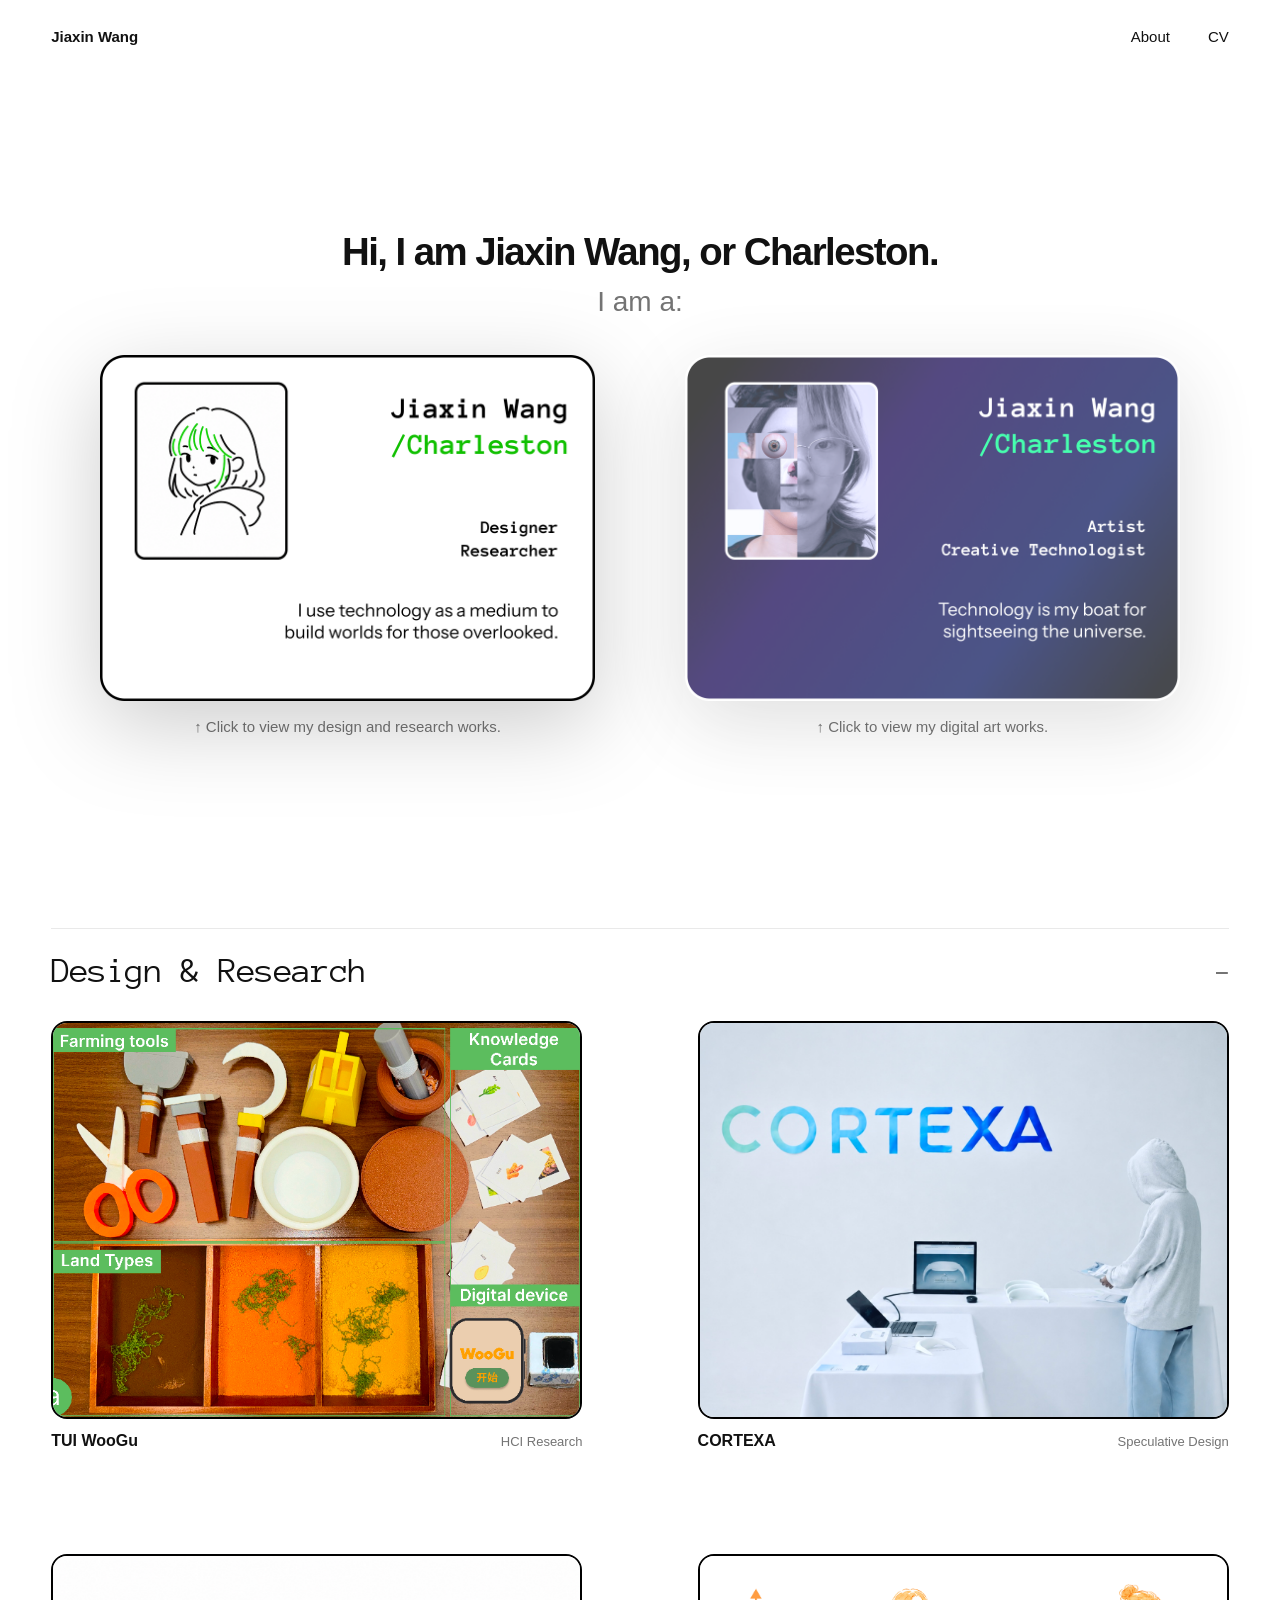
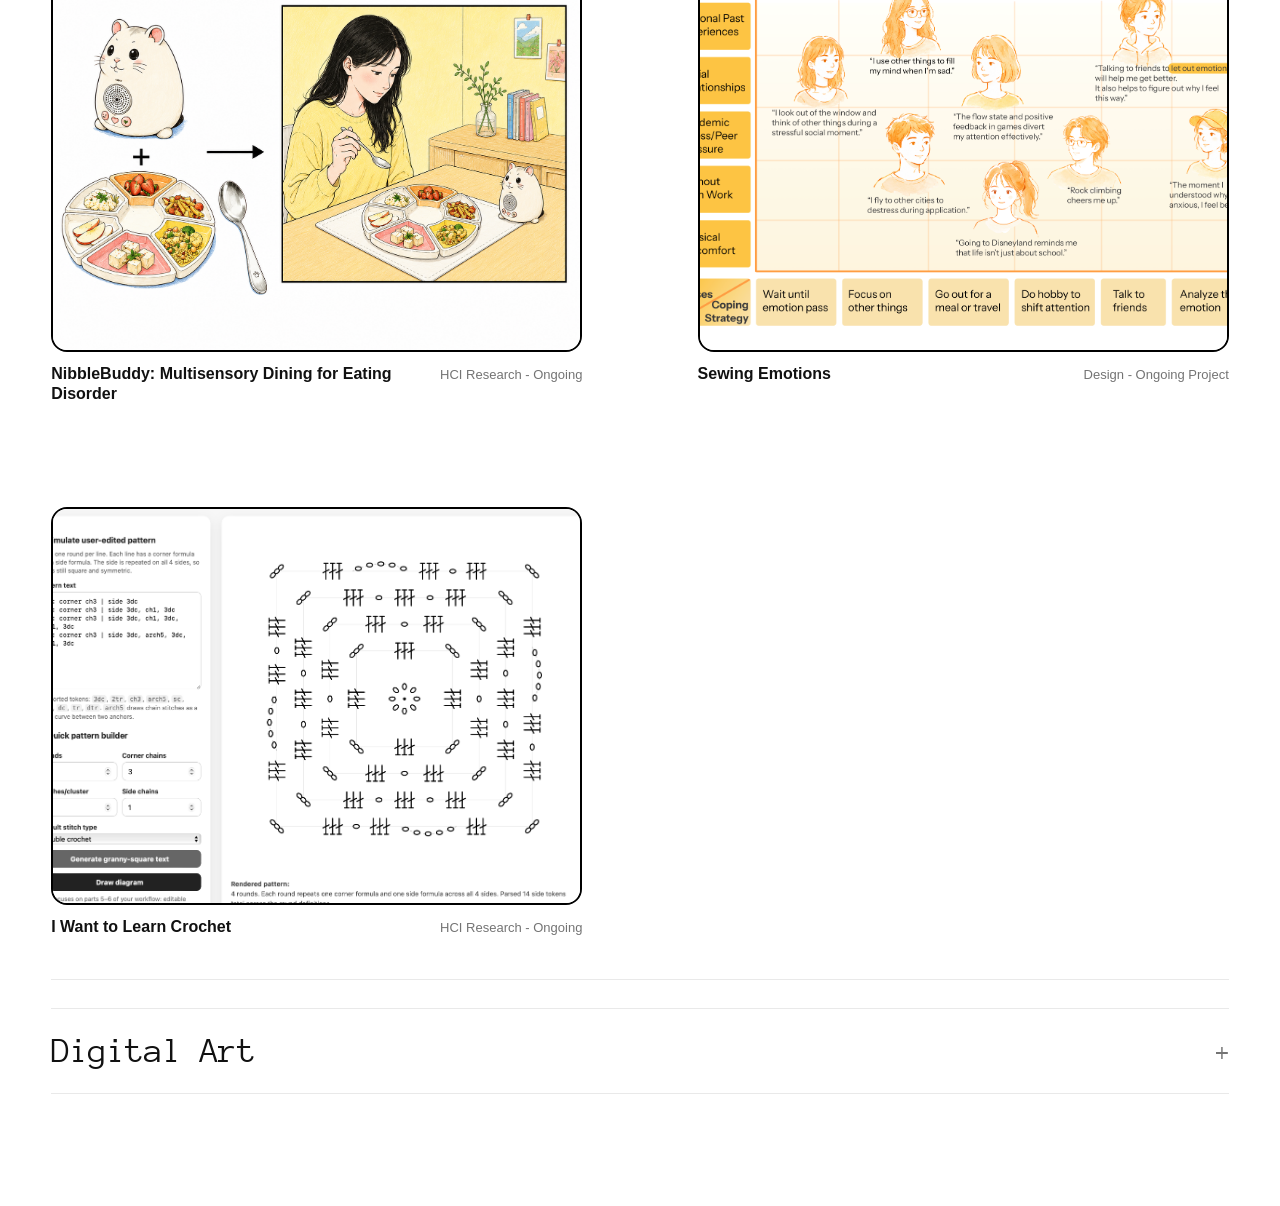
<file: index.html>
<!DOCTYPE html>
<html lang="en">
  <head>
    <meta charset="UTF-8" />
    <meta name="viewport" content="width=device-width, initial-scale=1.0" />
    <title>Portfolio | Works</title>
    <link rel="stylesheet" href="styles.css" />
  </head>
  <body class="design-mode">
    <header class="site-header">
      <a class="brand" href="index.html" aria-label="Portfolio home">Jiaxin Wang</a>
      <nav class="site-nav" aria-label="Primary navigation">
        <!-- <a href="index.html?view=all#works" id="all-works-link">All Works</a> -->
        <a href="about.html">About</a>
        <a href="cv.html">CV</a>
      </nav>
    </header>

    <main>
      <section class="hero-section" aria-label="Portfolio identity cards">
        <div class="hero-background" aria-hidden="true"></div>

        <div class="hero-content">
          <div class="hero-intro">
            <h1>Hi, I am <span class="your-name">Jiaxin Wang</span>, or <span class="preferred-name">Charleston</span>.</h1>
            <h3>I am a:</h3>
          </div>

          <div class="id-card-row">
            <div class="id-card-item">
              <button class="id-card id-card-design is-active" type="button" data-mode="design" aria-label="Show design and research projects">
                <img src="assets/id_design.png" alt="Design identity card" />
              </button>
              <p class="card-hint">↑ Click to view my design and research works.</p>
            </div>

            <div class="id-card-item">
              <button class="id-card id-card-art" type="button" data-mode="art" aria-label="Show digital art projects">
                <img src="assets/id_art_2.png" alt="Art identity card" />
              </button>
              <p class="card-hint">↑ Click to view my digital art works.</p>
            </div>
          </div>
        </div>
      </section>

      <section class="works-section" id="works" aria-label="Project gallery">
        <details class="work-accordion design-accordion" data-mode="design" open>
          <summary>Design &amp; Research</summary>
          <div class="works-grid">
            <a class="project-card" href="project-4.html" data-group="design">
                      <span class="image-wrap">
                        <img src="assets/TUI_4.png" alt="Project 4 preview" />
                        <span class="hover-cover">
                          <span>Edcucation</span>
                          <span>Human-Food Interaction</span>
                          <span>Tangible and Embodied Interaction</span>
                        </span>
                      </span>
                      <span class="project-meta">
                        <span class="project-title">TUI WooGu</span>
                        <span class="project-keyword">HCI Research</span>
                      </span>
                    </a>

            <a class="project-card" href="project-1.html" data-group="design">
                      <span class="image-wrap">
                        <img src="assets/Cortexa_1.jpg" alt="Project 1 preview" />
                        <span class="hover-cover">
                          <span>Speculative Design</span>
                          <span>AIGC Film</span>
                        </span>
                      </span>
                      <span class="project-meta">
                        <span class="project-title">CORTEXA</span>
                        <span class="project-keyword">Speculative Design</span>
                      </span>
                    </a>

            <a class="project-card" href="project-5.html" data-group="design">
                      <span class="image-wrap">
                        <img src="assets/NibbleBuddy_5.png" alt="Project 5 preview" />
                        <span class="hover-cover">
                          <span>Design for Wellbeing</span>
                          <span>Research through Design</span>
                          <span>Human-Food Interaction</span>
                        </span>
                      </span>
                      <span class="project-meta">
                        <span class="project-title">NibbleBuddy: Multisensory Dining for Eating Disorder</span>
                        <span class="project-keyword">HCI Research - Ongoing</span>
                      </span>
                    </a>

            <a class="project-card" href="project-6.html" data-group="design">
                      <span class="image-wrap">
                        <img src="assets/SewingEmo_6.png" alt="Project 6 preview" />
                        <span class="hover-cover">
                          <span>Product Design</span>
                          <span>Design for Wellbeing</span>
                        </span>
                      </span>
                      <span class="project-meta">
                        <span class="project-title">Sewing Emotions</span>
                        <span class="project-keyword">Design - Ongoing Project</span>
                      </span>
                    </a>

            <a class="project-card" href="project-7.html" data-group="design">
                      <span class="image-wrap">
                        <img src="assets/crochet_7.png" alt="Project 7 preview" />
                        <span class="hover-cover">
                          <span>Autobiographical Research</span>
                          <span>AI for Learning</span>
                          <span>Crochet</span>
                        </span>
                      </span>
                      <span class="project-meta">
                        <span class="project-title">I Want to Learn Crochet</span>
                        <span class="project-keyword">HCI Research - Ongoing</span>
                      </span>
                    </a>
          </div>
        </details>

        <details class="work-accordion art-accordion" data-mode="art">
          <summary>Digital Art</summary>
          <div class="works-grid">
            <a class="project-card" href="project-2.html" data-group="art">
                      <span class="image-wrap">
                        <img src="assets/Dissociated_2.png" alt="Project 2 preview" />
                        <span class="hover-cover">
                          <span>Speculative Narrative</span>
                          <span>Installation</span>
                          <span>Immersive Space</span>
                        </span>
                      </span>
                      <span class="project-meta">
                        <span class="project-title">Dissociated Mind</span>
                        <span class="project-keyword">Artwork</span>
                      </span>
                    </a>

            <a class="project-card" href="project-3.html" data-group="art">
                      <span class="image-wrap">
                        <img src="assets/bacheng_3.png" alt="Project 3 preview" />
                        <span class="hover-cover">
                          <span>Critical Cartography</span>
                          <span>Counter-Mapping</span>
                          <span>Speculative Narrative</span>
                        </span>
                      </span>
                      <span class="project-meta">
                        <span class="project-title">Lego-ing Bacheng</span>
                        <span class="project-keyword">Artwork</span>
                      </span>
                    </a>

            <a class="project-card" href="project-8.html" data-group="art">
                      <span class="image-wrap">
                        <img src="assets/lullaby_8.JPG" alt="Project 8 preview" />
                        <span class="hover-cover">
                          <span>Installation</span>
                          <span>3D Film</span>
                        </span>
                      </span>
                      <span class="project-meta">
                        <span class="project-title">Lullaby 醒在此地</span>
                        <span class="project-keyword">Artwork</span>
                      </span>
                    </a>

            <a class="project-card" href="project-9.html" data-group="art">
                      <span class="image-wrap">
                        <img src="assets/graphics_9.png" alt="Project 9 preview" />
                        <span class="hover-cover">
                          <span>Creative Coding</span>
                          <span>Computer Graphics</span>
              
                        </span>
                      </span>
                      <span class="project-meta">
                        <span class="project-title">Processing Coding Collection</span>
                        <span class="project-keyword">Prototypes</span>
                      </span>
                    </a>
          </div>
        </details>
      </section>
    </main>
    <script src="script.js"></script>
  </body>
</html>
</file>
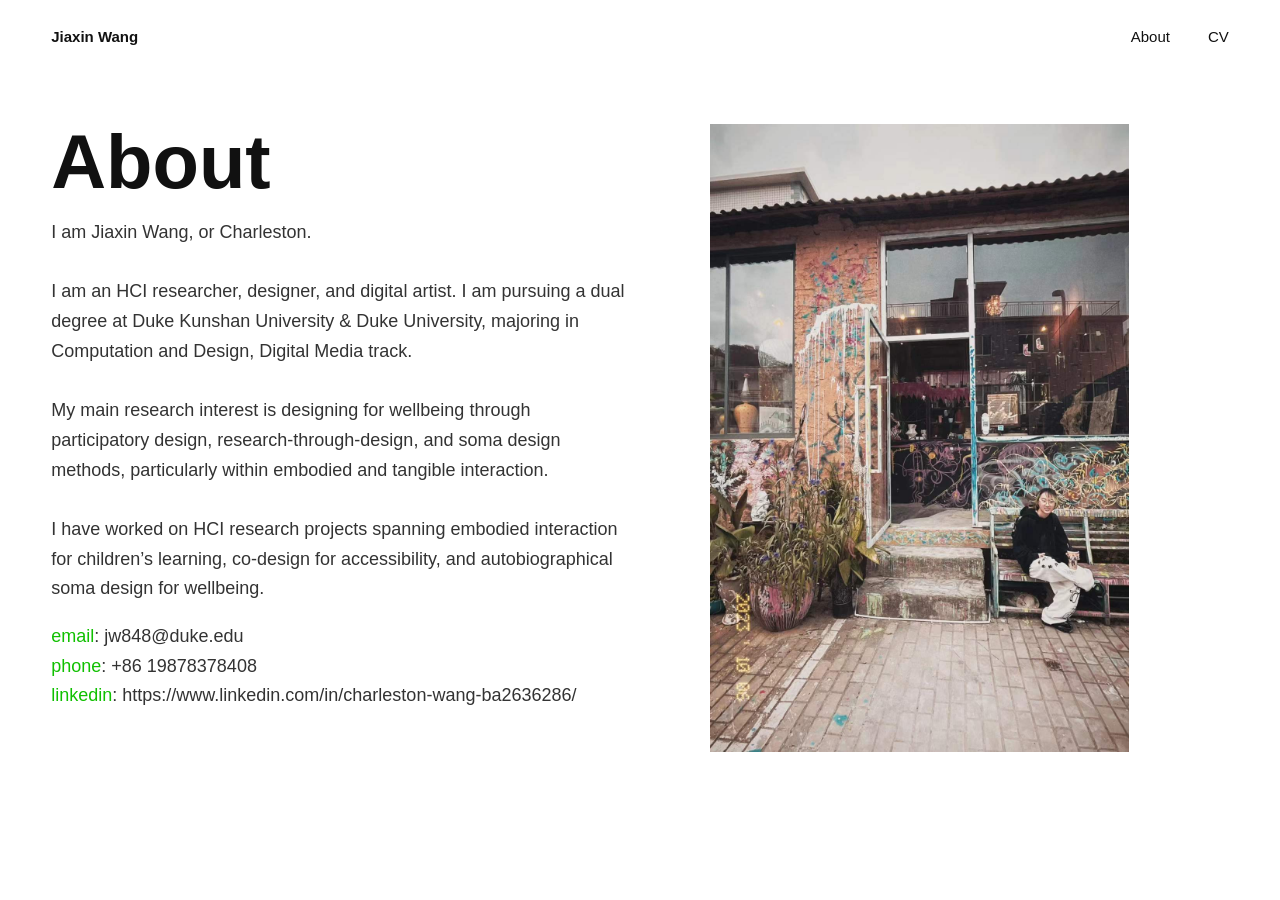
<file: about.html>
<!DOCTYPE html>
<html lang="en">
  <head>
    <meta charset="UTF-8" />
    <meta name="viewport" content="width=device-width, initial-scale=1.0" />
    <title>About | Portfolio</title>
    <link rel="stylesheet" href="styles.css" />
  </head>
  <body>
    <header class="site-header">
      <a class="brand" href="index.html">Jiaxin Wang</a>
      <nav class="site-nav" aria-label="Primary navigation">
        <!-- <a href="index.html?view=all#works">All Works</a> -->
        <a href="about.html">About</a>
        <a href="cv.html">CV</a>
      </nav>
    </header>
    <main class="simple-page about-page">
      <section class="about-copy">
        <h1>About</h1>
        <p>
          I am Jiaxin Wang, or Charleston. <br> <br>
          I am an HCI researcher, designer, and digital artist. I am pursuing a dual degree at Duke Kunshan University & Duke University, majoring in Computation and Design, Digital Media track. <br> <br>
          My main research interest is designing for wellbeing through participatory design, research-through-design, and soma design methods, particularly within embodied and tangible interaction. <br> <br> I have worked on HCI research projects spanning embodied interaction for children’s learning, co-design for accessibility, and autobiographical soma design for wellbeing.
        </p>
        <p>
          <span class="contact-label">email</span>: jw848@duke.edu <br>
          <span class="contact-label">phone</span>: +86 19878378408 <br>
          <span class="contact-label">linkedin</span>: <a href="https://www.linkedin.com/in/charleston-wang-ba2636286/" target="_blank" rel="noopener">https://www.linkedin.com/in/charleston-wang-ba2636286/</a> <br>
        </p>
      </section>
      <figure class="about-image">
        <img src="assets/me.jpg" alt="Portrait of Jiaxin Wang" />
      </figure>
    </main>
  </body>
</html>
</file>
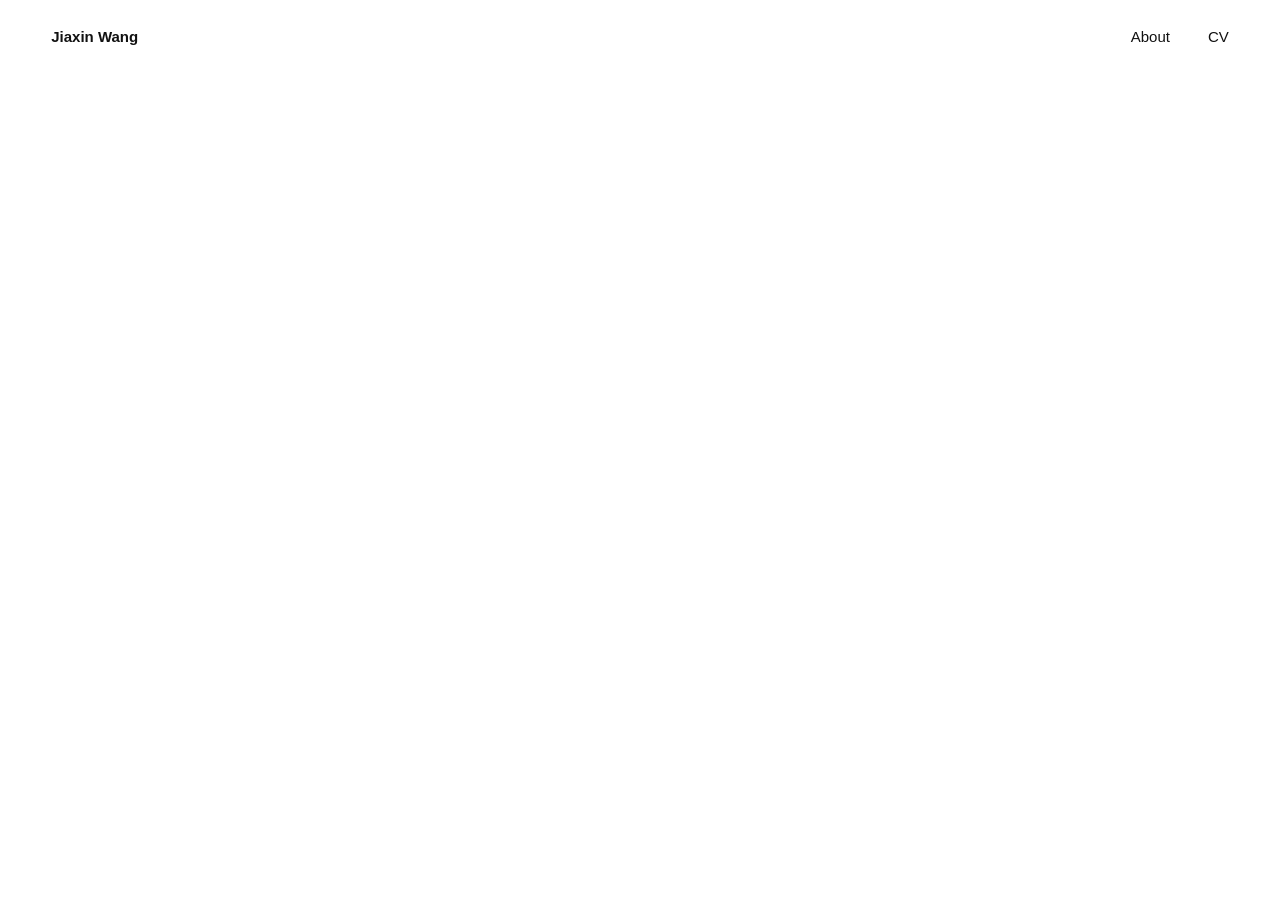
<file: cv.html>
<!DOCTYPE html>
<html lang="en">
  <head>
    <meta charset="UTF-8" />
    <meta name="viewport" content="width=device-width, initial-scale=1.0" />
    <title>CV | Portfolio</title>
    <link rel="stylesheet" href="styles.css" />
  </head>
  <body>
    <header class="site-header">
      <a class="brand" href="index.html">Jiaxin Wang</a>
      <nav class="site-nav" aria-label="Primary navigation">
        <!-- <a href="index.html?view=all#works">All Works</a> -->
        <a href="about.html">About</a>
        <a href="cv.html">CV</a>
      </nav>
    </header>
    <main class="simple-page cv-page">
      <h1>CV</h1>
      <div class="pdf-viewer cv-pdf">
        <iframe src="assets/Jiaxin_Wang_CV_260614.pdf#toolbar=0&navpanes=0&scrollbar=1&view=FitH" title="Jiaxin Wang CV PDF"></iframe>
      </div>
    </main>
  </body>
</html>
</file>
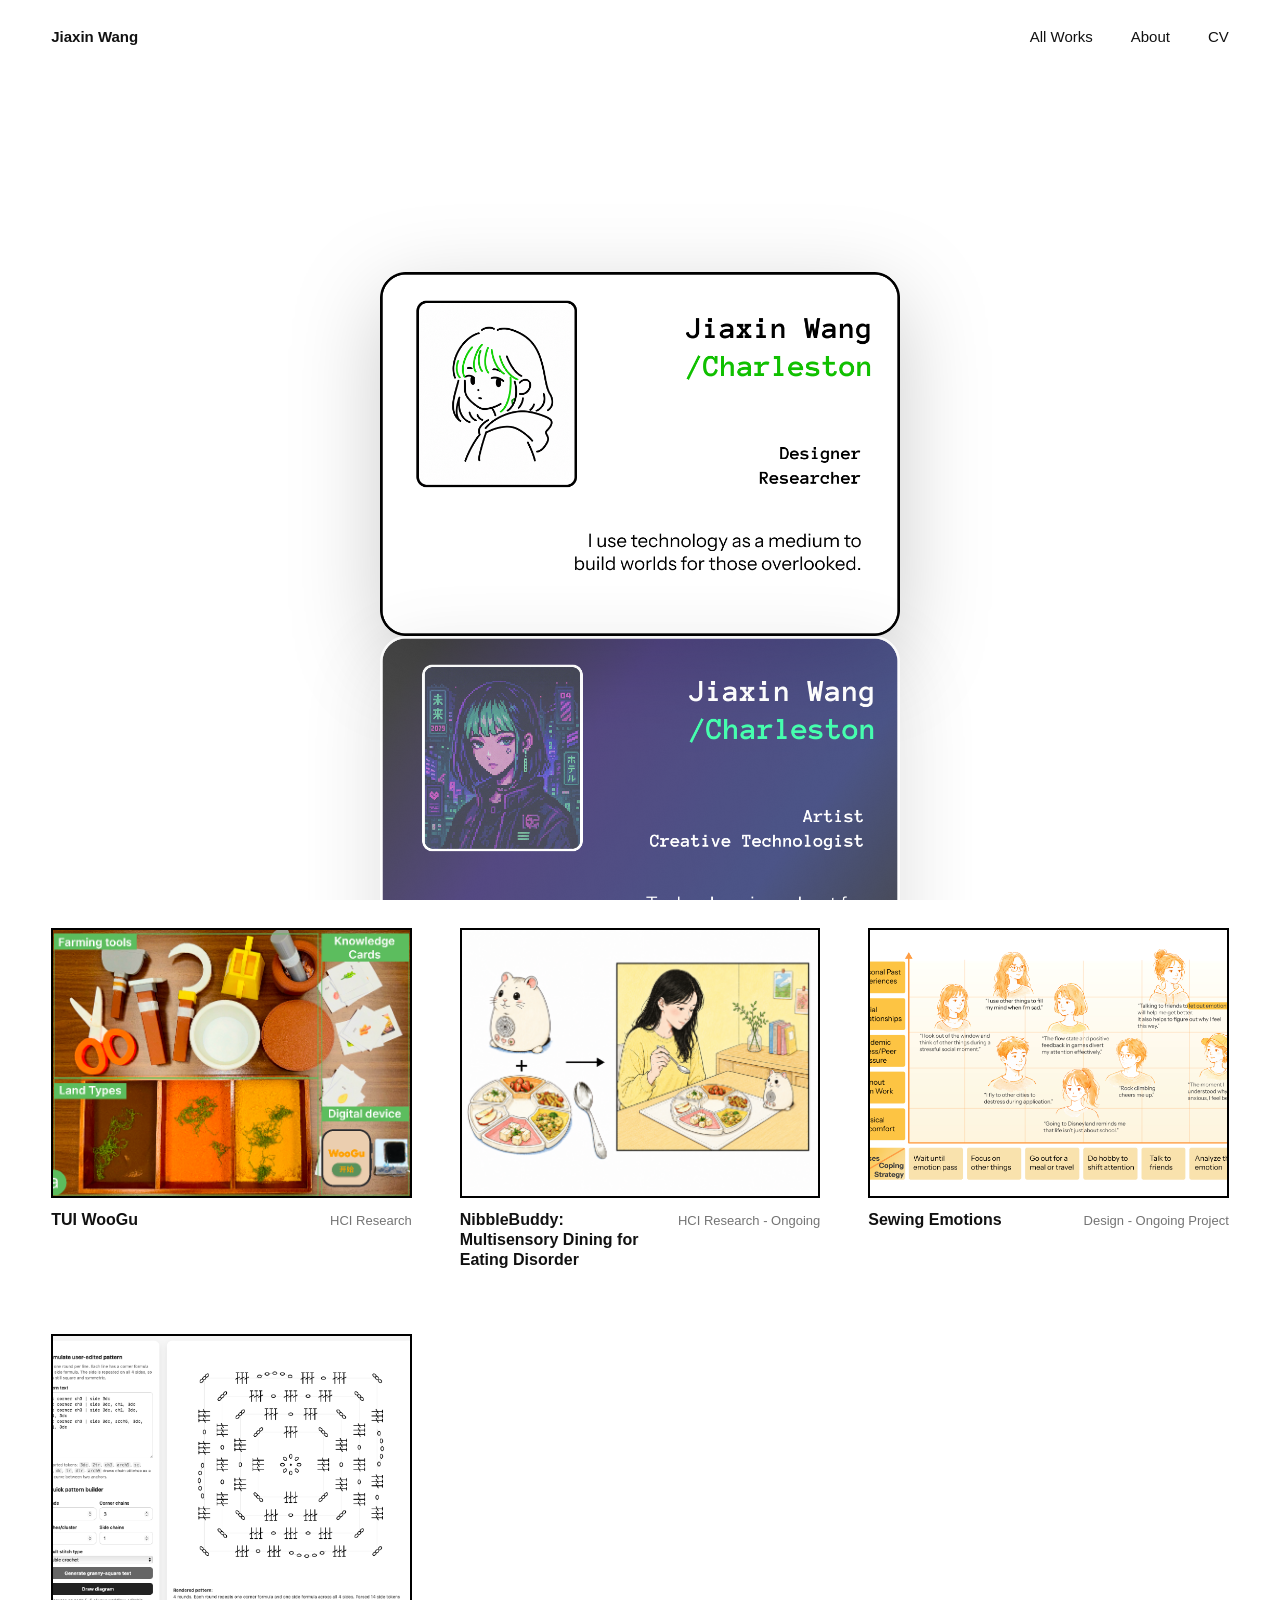
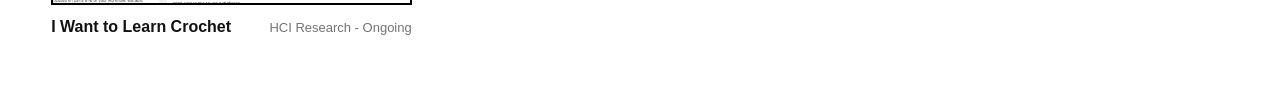
<file: index_old.html>
<!DOCTYPE html>
<html lang="en">
  <head>
    <meta charset="UTF-8" />
    <meta name="viewport" content="width=device-width, initial-scale=1.0" />
    <title>Portfolio | Works</title>
    <link rel="stylesheet" href="styles.css" />
  </head>
  <body class="design-mode">
    <header class="site-header">
      <a class="brand" href="index.html" aria-label="Portfolio home">Jiaxin Wang</a>
      <nav class="site-nav" aria-label="Primary navigation">
        <a href="index.html?view=all#works" id="all-works-link">All Works</a>
        <a href="about.html">About</a>
        <a href="cv.html">CV</a>
      </nav>
    </header>

    <main>
      <section class="hero-section" aria-label="Portfolio identity cards">
        <div class="hero-background" aria-hidden="true"></div>
        <div class="id-card-stack">
          <button class="id-card id-card-design is-active" type="button" data-mode="design" aria-label="Show design projects">
            <img src="assets/id_design.png" alt="Design identity card" />
          </button>
          <button class="id-card id-card-art" type="button" data-mode="art" aria-label="Show art projects">
            <img src="assets/id_art.png" alt="Art identity card" />
          </button>
        </div>
      </section>

      <section class="works-grid" id="works" aria-label="Project gallery">
        <a class="project-card" href="project-1.html" target="_blank" rel="noopener" data-group="art">
          <span class="image-wrap">
            <img src="assets/Cortexa_1.jpg" alt="Project 1 preview" />
            <span class="hover-cover">
              <span>Discursive Design</span>
              <span>AIGC Film</span>
            </span>
          </span>
          <span class="project-meta">
            <span class="project-title">CORTEXA</span>
            <span class="project-keyword">Discursive Design</span>
          </span>
        </a>

        <a class="project-card" href="project-2.html" target="_blank" rel="noopener" data-group="art">
          <span class="image-wrap">
            <img src="assets/Dissociated_2.png" alt="Project 2 preview" />
            <span class="hover-cover">
              <span>Speculative Narrative</span>
              <span>Installation</span>
              <span>Immersive Space</span>
            </span>
          </span>
          <span class="project-meta">
            <span class="project-title">Dissociated Mind</span>
            <span class="project-keyword">Artwork</span>
          </span>
        </a>

        <a class="project-card" href="project-3.html" target="_blank" rel="noopener" data-group="art">
          <span class="image-wrap">
            <img src="assets/bacheng_3.png" alt="Project 3 preview" />
            <span class="hover-cover">
              <span>Critical Cartography</span>
              <span>Counter-Mapping</span>
              <span>Speculative Narrative</span>
            </span>
          </span>
          <span class="project-meta">
            <span class="project-title">Lego-ing Bacheng</span>
            <span class="project-keyword">Artwork</span>
          </span>
        </a>

        <a class="project-card" href="project-4.html" target="_blank" rel="noopener" data-group="design">
          <span class="image-wrap">
            <img src="assets/TUI_4.png" alt="Project 4 preview" />
            <span class="hover-cover">
              <span>Edcucation</span>
              <span>Human-Food Interaction</span>
              <span>Tangible and Embodied Interaction</span>
            </span>
          </span>
          <span class="project-meta">
            <span class="project-title">TUI WooGu</span>
            <span class="project-keyword">HCI Research</span>
          </span>
        </a>

        <a class="project-card" href="project-5.html" target="_blank" rel="noopener" data-group="design">
          <span class="image-wrap">
            <img src="assets/NibbleBuddy_5.png" alt="Project 5 preview" />
            <span class="hover-cover">
              <span>Design for Wellbeing</span>
              <span>Research through Design</span>
              <span>Human-Food Interaction</span>
            </span>
          </span>
          <span class="project-meta">
            <span class="project-title">NibbleBuddy: Multisensory Dining for Eating Disorder</span>
            <span class="project-keyword">HCI Research - Ongoing</span>
          </span>
        </a>

        <a class="project-card" href="project-6.html" target="_blank" rel="noopener" data-group="design">
          <span class="image-wrap">
            <img src="assets/SewingEmo_6.png" alt="Project 6 preview" />
            <span class="hover-cover">
              <span>Product Design</span>
              <span>Design for Wellbeing</span>
            </span>
          </span>
          <span class="project-meta">
            <span class="project-title">Sewing Emotions</span>
            <span class="project-keyword">Design - Ongoing Project</span>
          </span>
        </a>

        <a class="project-card" href="project-7.html" target="_blank" rel="noopener" data-group="design">
          <span class="image-wrap">
            <img src="assets/crochet_7.png" alt="Project 7 preview" />
            <span class="hover-cover">
              <span>Autobiographical Research</span>
              <span>AI for Learning</span>
              <span>Crochet</span>
            </span>
          </span>
          <span class="project-meta">
            <span class="project-title">I Want to Learn Crochet</span>
            <span class="project-keyword">HCI Research - Ongoing</span>
          </span>
        </a>

        <a class="project-card" href="project-8.html" target="_blank" rel="noopener" data-group="art">
          <span class="image-wrap">
            <img src="assets/lullaby_8.JPG" alt="Project 8 preview" />
            <span class="hover-cover">
              <span>Installation</span>
              <span>3D Film</span>
            </span>
          </span>
          <span class="project-meta">
            <span class="project-title">Lullaby 醒在此地</span>
            <span class="project-keyword">Artwork</span>
          </span>
        </a>

        <a class="project-card" href="project-9.html" target="_blank" rel="noopener" data-group="art">
          <span class="image-wrap">
            <img src="assets/graphics_9.png" alt="Project 9 preview" />
            <span class="hover-cover">
              <span>Creative Coding</span>
              <span>Computer Graphics</span>
              
            </span>
          </span>
          <span class="project-meta">
            <span class="project-title">Processing Coding Collection</span>
            <span class="project-keyword">Prototypes</span>
          </span>
        </a>

      </section>
    </main>
    <script src="script.js"></script>
  </body>
</html>
</file>
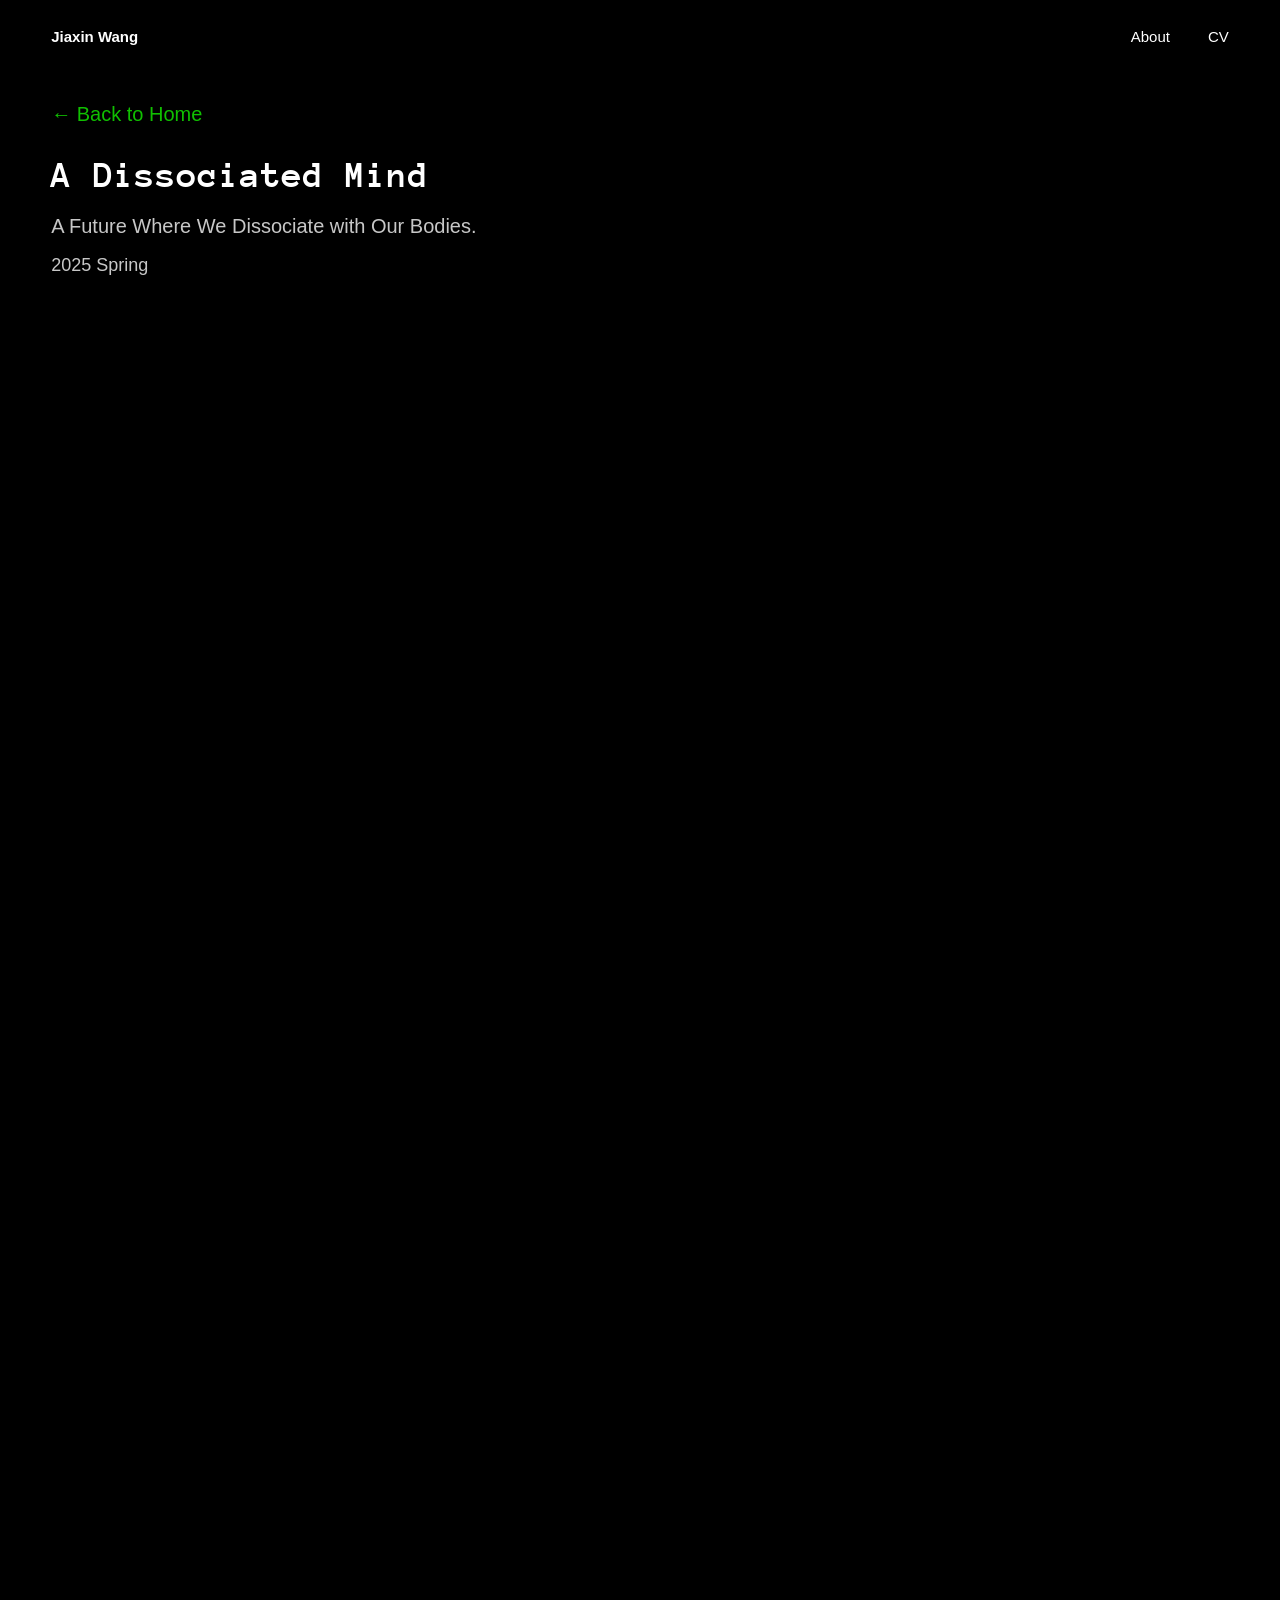
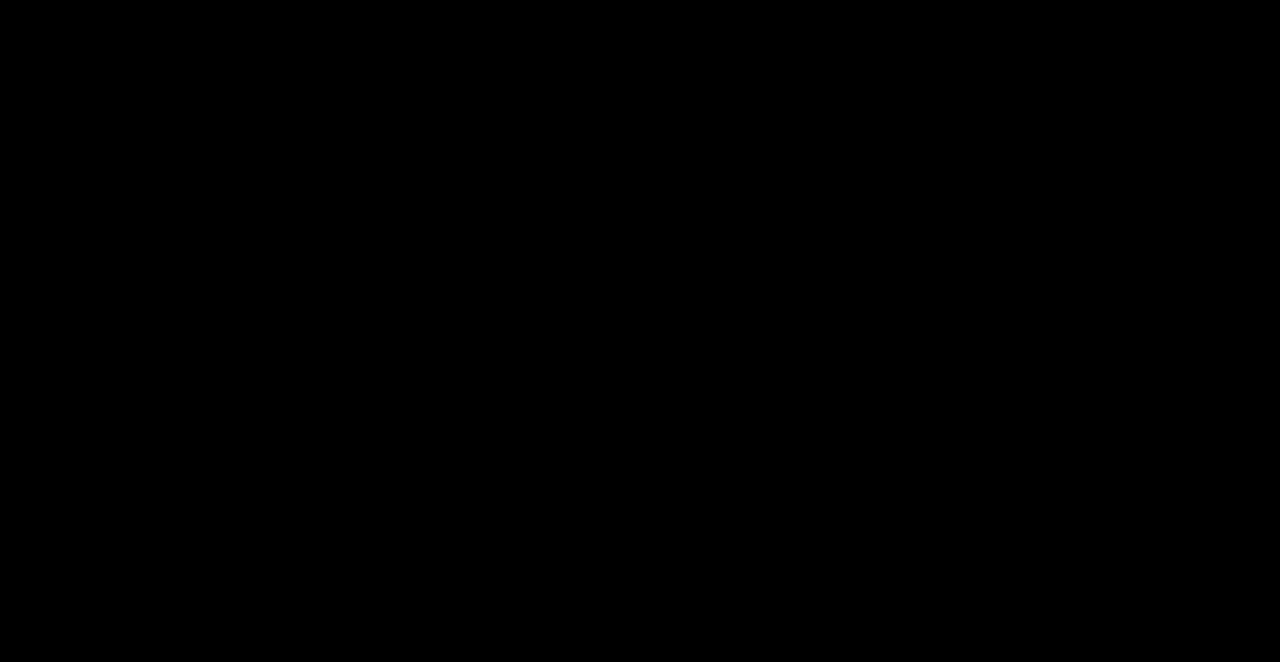
<file: project-2.html>
<!DOCTYPE html>
<html lang="en">
  <head>
    <meta charset="UTF-8" />
    <meta name="viewport" content="width=device-width, initial-scale=1.0" />
    <title>A Dissociated Mind | Portfolio</title>
    <link rel="stylesheet" href="styles.css" />
  </head>
  <body class="video-project project-dark">
    <header class="site-header">
      <a class="brand" href="index.html">Jiaxin Wang</a>
      <nav class="site-nav" aria-label="Primary navigation">
        <!-- <a href="index.html?view=all#works">All Works</a> -->
        <a href="about.html">About</a>
        <a href="cv.html">CV</a>
      </nav>
    </header>
    <main class="project-page">
      <section class="project-heading">
        <a class="back-home" href="index.html">← Back to Home</a>
        <div class="project-heading-content">
          <h1>A Dissociated Mind</h1>
          <p class="project-subtitle">A Future Where We Dissociate with Our Bodies.</p>
          <p class="project-date">2025 Spring</p>
        </div>
      </section>
      <div class="video-frame">
        <iframe src="https://www.youtube.com/embed/w_Iae13vLbQ" allow="autoplay; fullscreen; picture-in-picture; clipboard-write; encrypted-media; web-share" referrerpolicy="strict-origin-when-cross-origin" allowfullscreen title="A Dissociated Mind Installation"></iframe>
      </div>
      <div class="video-frame">
        <iframe src="https://www.youtube.com/embed/HMo73LfUYOs" allow="autoplay; fullscreen; picture-in-picture; clipboard-write; encrypted-media; web-share" referrerpolicy="strict-origin-when-cross-origin" allowfullscreen title="A Dissociated Mind Narrative Video"></iframe>
      </div>
      <div class="pdf-viewer project-pdf-full">
        <iframe src="assets/Portfolio_PDF/Dissociated%20Mind%20Jiaxin%20Wang.pdf#toolbar=0&navpanes=0&scrollbar=1&view=FitH" title="A Dissociated Mind PDF"></iframe>
      </div>
    </main>
  </body>
</html>
</file>
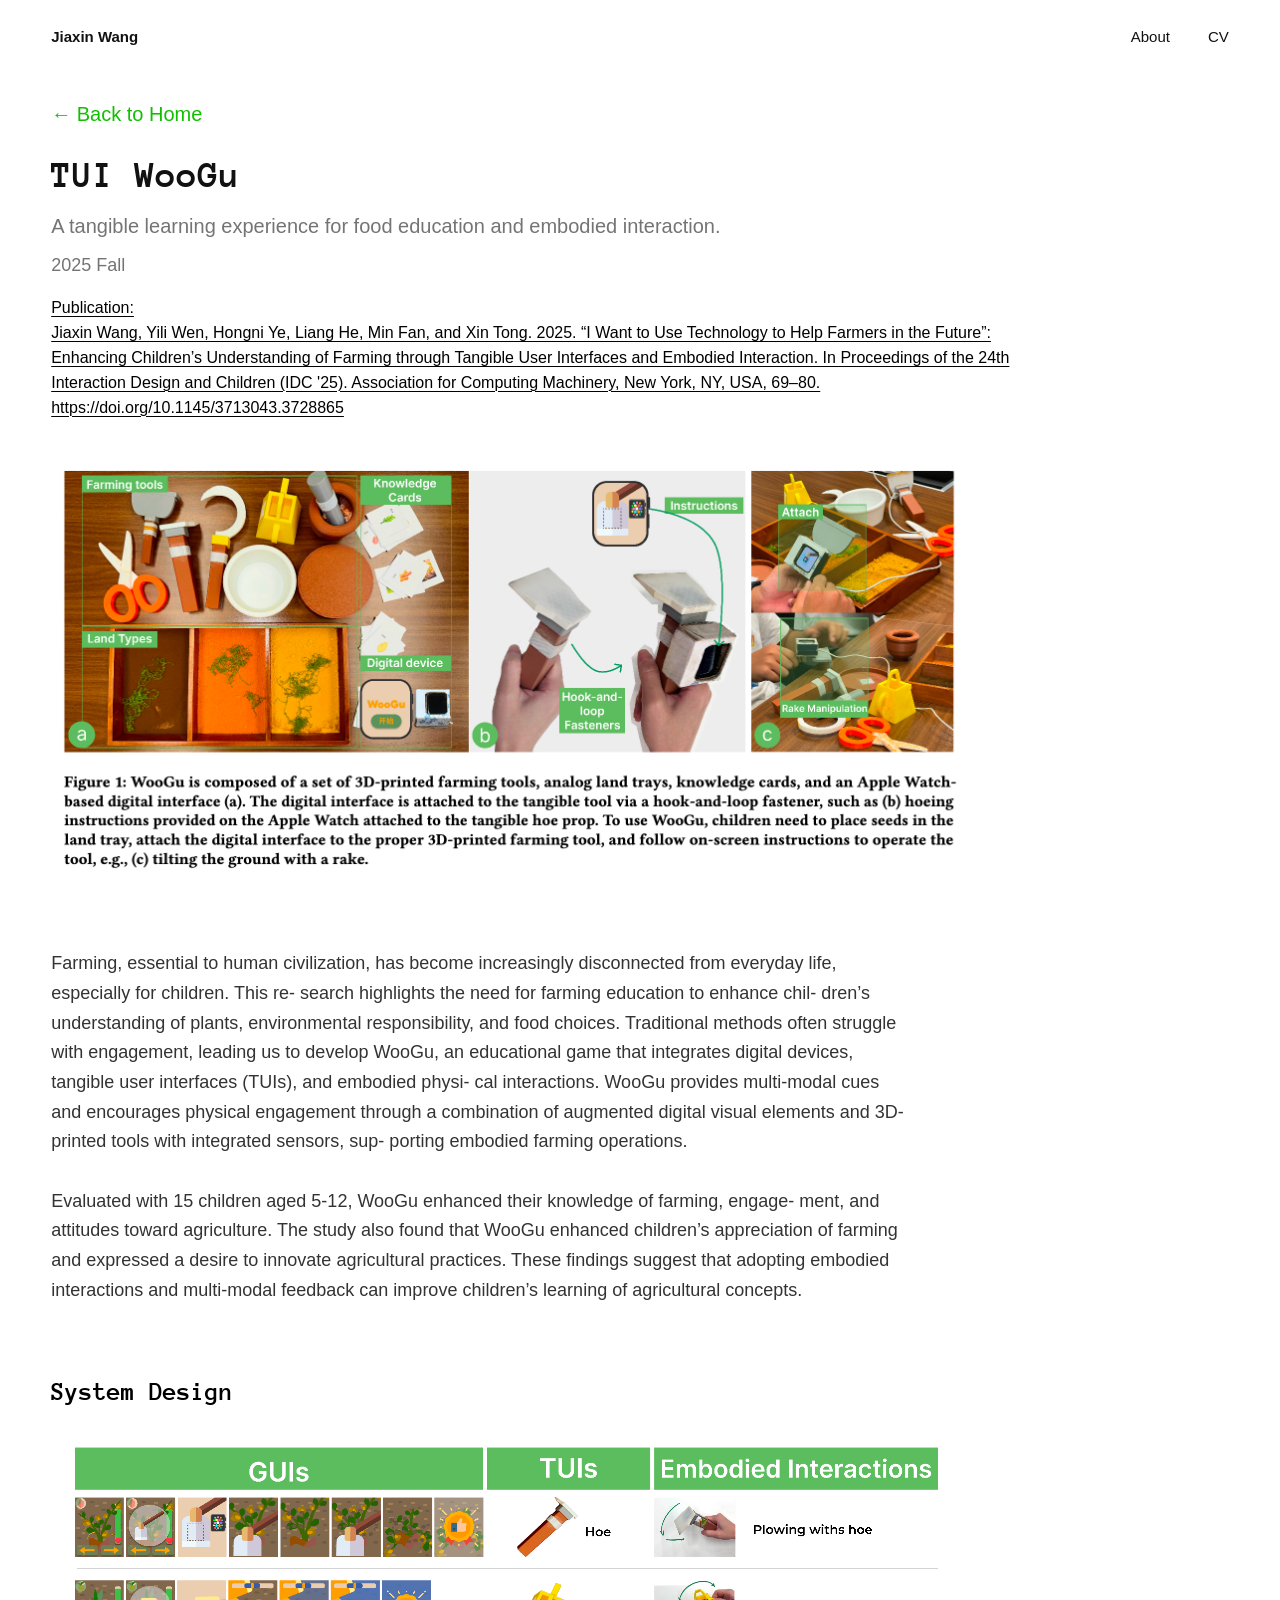
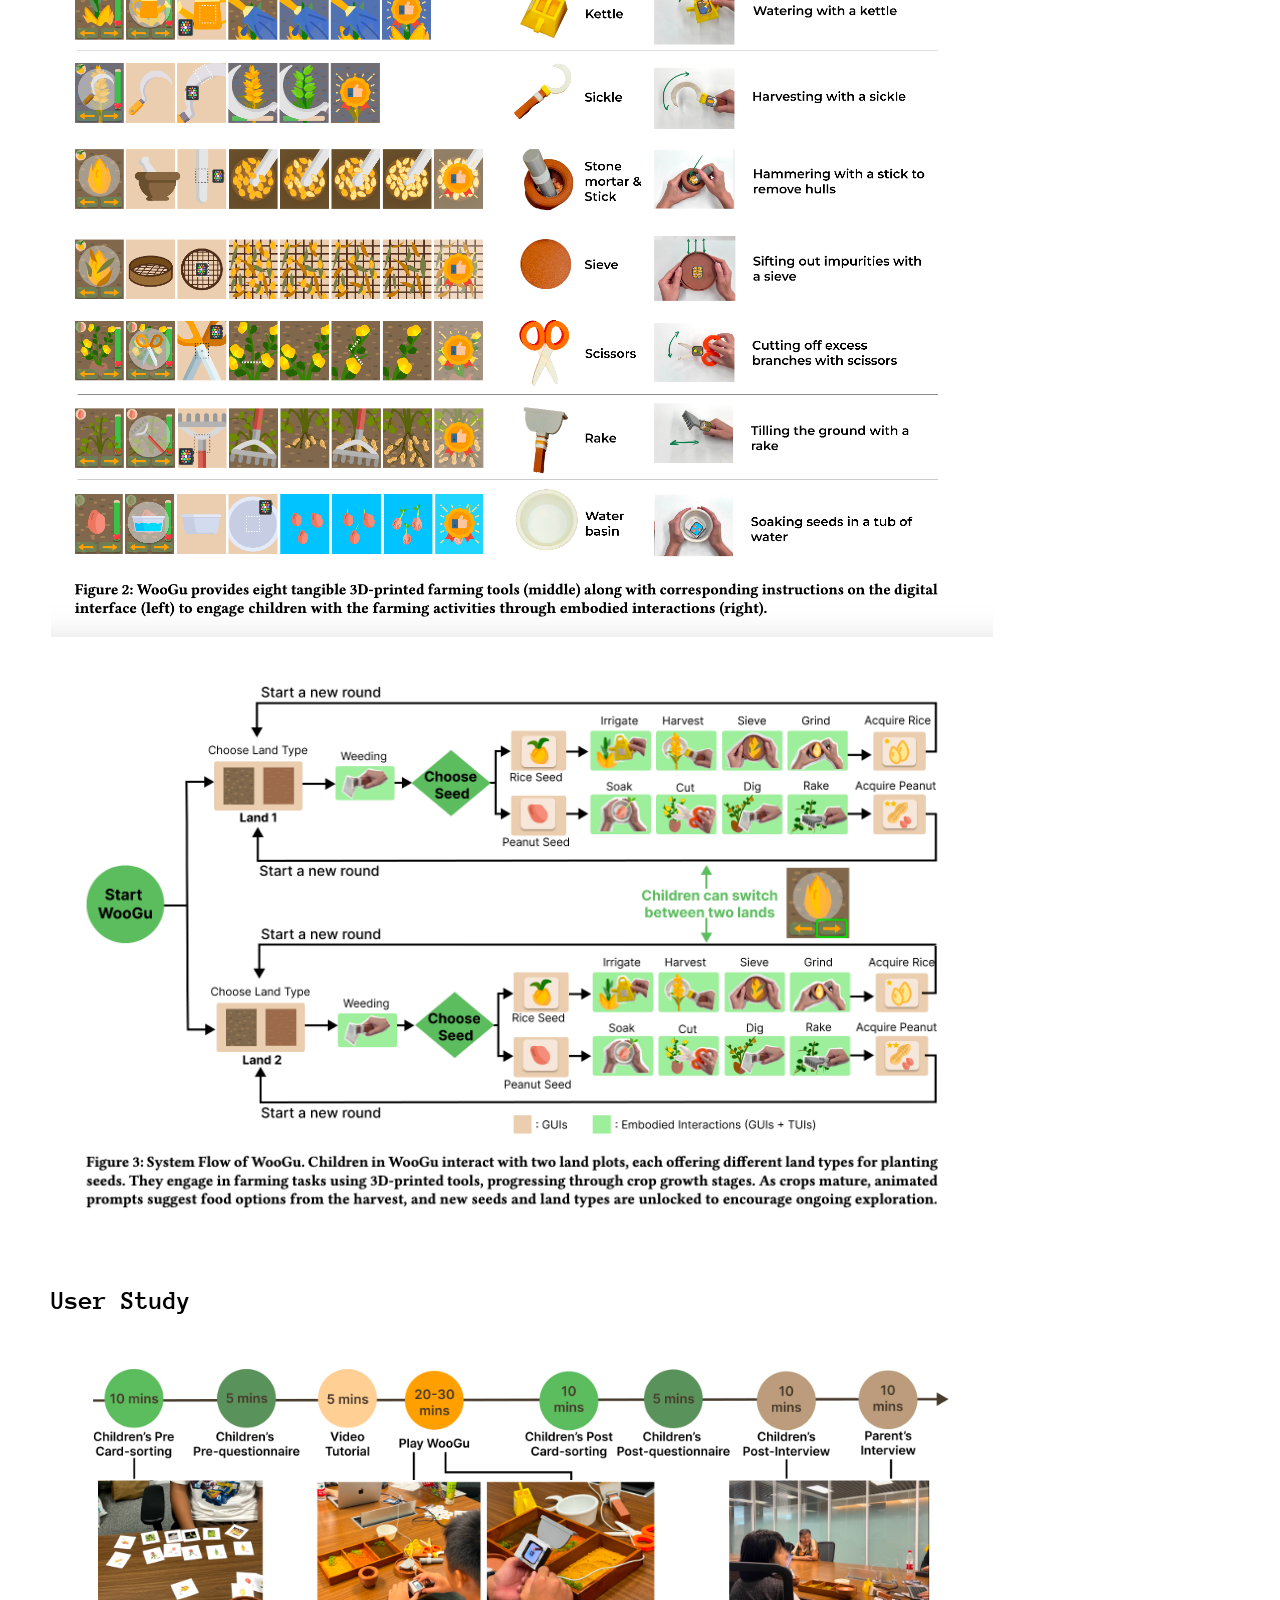
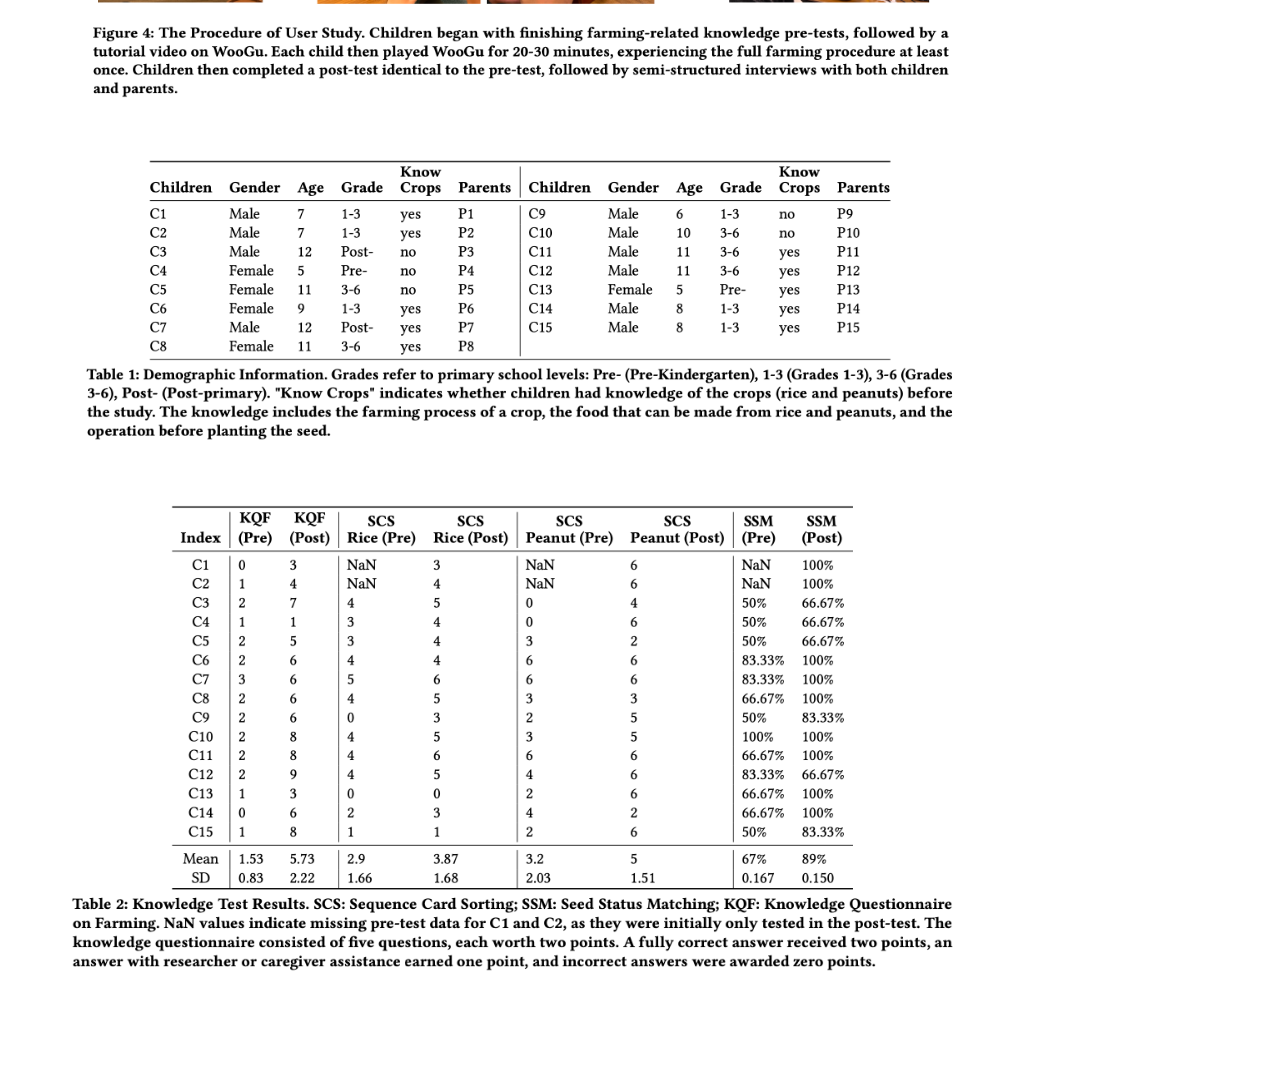
<file: project-4.html>
<!DOCTYPE html>
<html lang="en">
  <head>
    <meta charset="UTF-8" />
    <meta name="viewport" content="width=device-width, initial-scale=1.0" />
    <title>TUI WooGu | Portfolio</title>
    <link rel="stylesheet" href="styles.css" />
  </head>
  <body class="project-light">
    <header class="site-header">
      <a class="brand" href="index.html">Jiaxin Wang</a>
      <nav class="site-nav" aria-label="Primary navigation">
        <a href="about.html">About</a>
        <a href="cv.html">CV</a>
      </nav>
    </header>
    <main class="project-page">
      <section class="project-heading">
        <a class="back-home" href="index.html">← Back to Home</a>
        <div class="project-heading-content">
          <h1>TUI WooGu</h1>
          <p class="project-subtitle">A tangible learning experience for food education and embodied interaction.</p>
          <p class="project-date">2025 Fall</p>
          <p class="project-publication">
            Publication:<br>
            Jiaxin Wang, Yili Wen, Hongni Ye, Liang He, Min Fan, and Xin Tong. 2025. “I Want to Use Technology to Help Farmers in the Future”: Enhancing Children’s Understanding of Farming through Tangible User Interfaces and Embodied Interaction. In Proceedings of the 24th Interaction Design and Children (IDC '25). Association for Computing Machinery, New York, NY, USA, 69–80. https://doi.org/10.1145/3713043.3728865
          </p>
        </div>
      </section>
      <section class="project-media-stack">
        <figure class="project-hero-image">
          <img src="assets/Portfolios/WooGu/teaser.png" alt="TUI WooGu teaser" />
        </figure>
        <div class="project-description">
          <p>
            Farming, essential to human civilization, has become increasingly disconnected from everyday life, especially for children. This re- search highlights the need for farming education to enhance chil- dren’s understanding of plants, environmental responsibility, and food choices. Traditional methods often struggle with engagement, leading us to develop WooGu, an educational game that integrates digital devices, tangible user interfaces (TUIs), and embodied physi- cal interactions. WooGu provides multi-modal cues and encourages physical engagement through a combination of augmented digital visual elements and 3D-printed tools with integrated sensors, sup- porting embodied farming operations. 
            <br><br> Evaluated with 15 children aged 5-12, WooGu enhanced their knowledge of farming, engage- ment, and attitudes toward agriculture. The study also found that WooGu enhanced children’s appreciation of farming and expressed a desire to innovate agricultural practices. These findings suggest that adopting embodied interactions and multi-modal feedback can improve children’s learning of agricultural concepts.
          </p>
        </div>

        <section class="project-detail-section">
          <h2>System Design</h2>
          <div class="project-image-stack">
            <img src="assets/Portfolios/WooGu/fig2_interaction.png" alt="WooGu interaction design diagram" />
            <img src="assets/Portfolios/WooGu/fig3_flow.png" alt="WooGu system flow diagram" />
          </div>
        </section>

        <section class="project-detail-section">
          <h2>User Study</h2>
          <div class="project-image-stack">
            <img src="assets/Portfolios/WooGu/fig4_study.png" alt="WooGu user study setup" />
            <img src="assets/Portfolios/WooGu/table1_demograph.png" alt="WooGu participant demographics table" />
            <img src="assets/Portfolios/WooGu/table2_knowledge.png" alt="WooGu knowledge results table" />
          </div>
        </section>
      </section>
    </main>
  </body>
</html>
</file>
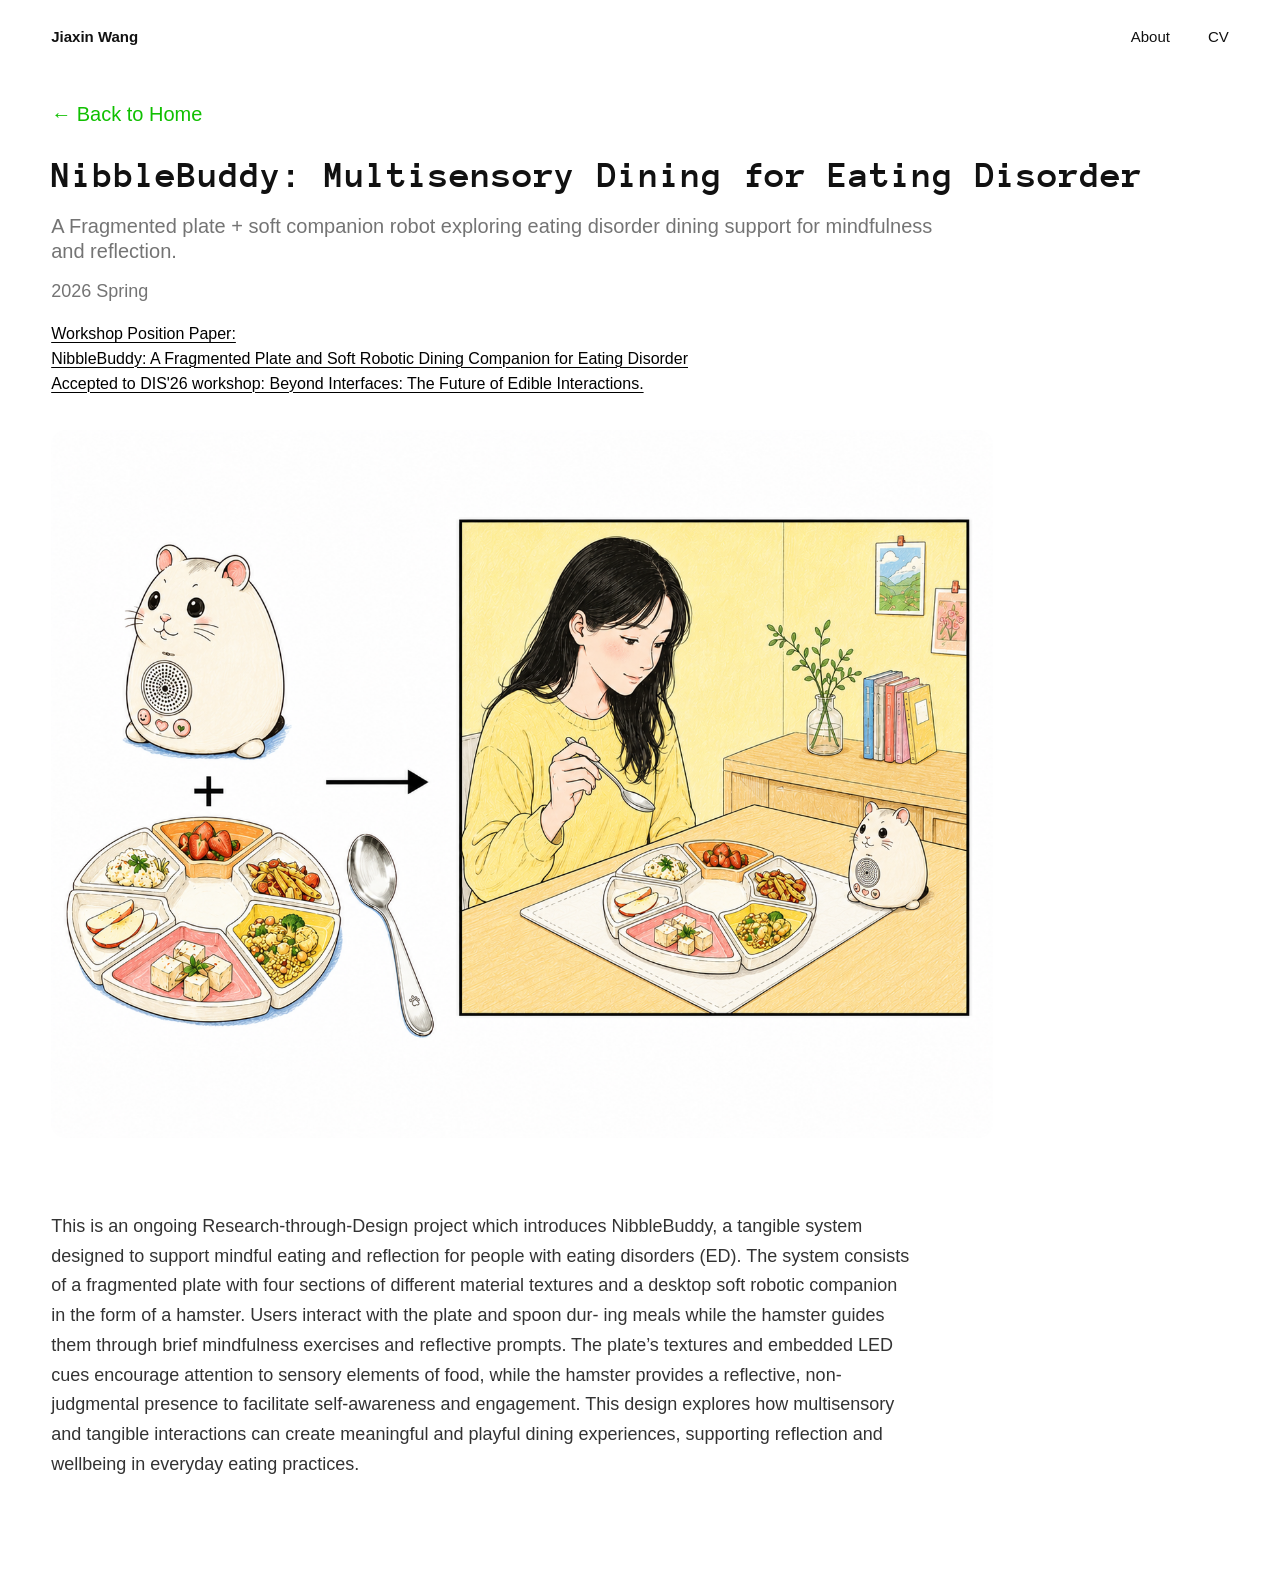
<file: project-5.html>
<!DOCTYPE html>
<html lang="en">
  <head>
    <meta charset="UTF-8" />
    <meta name="viewport" content="width=device-width, initial-scale=1.0" />
    <title>NibbleBuddy | Portfolio</title>
    <link rel="stylesheet" href="styles.css" />
  </head>
  <body class="project-light">
    <header class="site-header">
      <a class="brand" href="index.html">Jiaxin Wang</a>
      <nav class="site-nav" aria-label="Primary navigation">
        <a href="about.html">About</a>
        <a href="cv.html">CV</a>
      </nav>
    </header>
    <main class="project-page">
      <section class="project-heading">
        <a class="back-home" href="index.html">← Back to Home</a>
        <div class="project-heading-content">
          <h1>NibbleBuddy: Multisensory Dining for Eating Disorder</h1>
          <p class="project-subtitle">A Fragmented plate + soft companion robot exploring eating disorder dining support for mindfulness and reflection.</p>
          <p class="project-date">2026 Spring</p>
          <p class="project-publication">
            Workshop Position Paper:<br>
            NibbleBuddy: A Fragmented Plate and Soft Robotic Dining Companion for Eating Disorder <br>
            Accepted to DIS'26 workshop: Beyond Interfaces: The Future of Edible Interactions.
          </p>
        </div>
      </section>
      <section class="project-media-stack">
        <figure class="project-hero-image">
          <img src="assets/NibbleBuddy_5.png" alt="NibbleBuddy project image" />
        </figure>
        <div class="project-description">
          <p>
            This is an ongoing Research-through-Design project which introduces NibbleBuddy, a tangible system designed to support mindful eating and reflection for people with eating disorders (ED). 
            The system consists of a fragmented plate with four sections of different material textures and a desktop soft robotic companion in the form of a hamster. 
            Users interact with the plate and spoon dur- ing meals while the hamster guides them through brief mindfulness exercises and reflective prompts. 
            The plate’s textures and embedded LED cues encourage attention to sensory elements of food, while the hamster provides a reflective, non-judgmental presence to facilitate self-awareness and engagement. 
            This design explores how multisensory and tangible interactions can create meaningful and playful dining experiences, supporting reflection and wellbeing in everyday eating practices.

          </p>
        </div>
      </section>
    </main>
  </body>
</html>
</file>
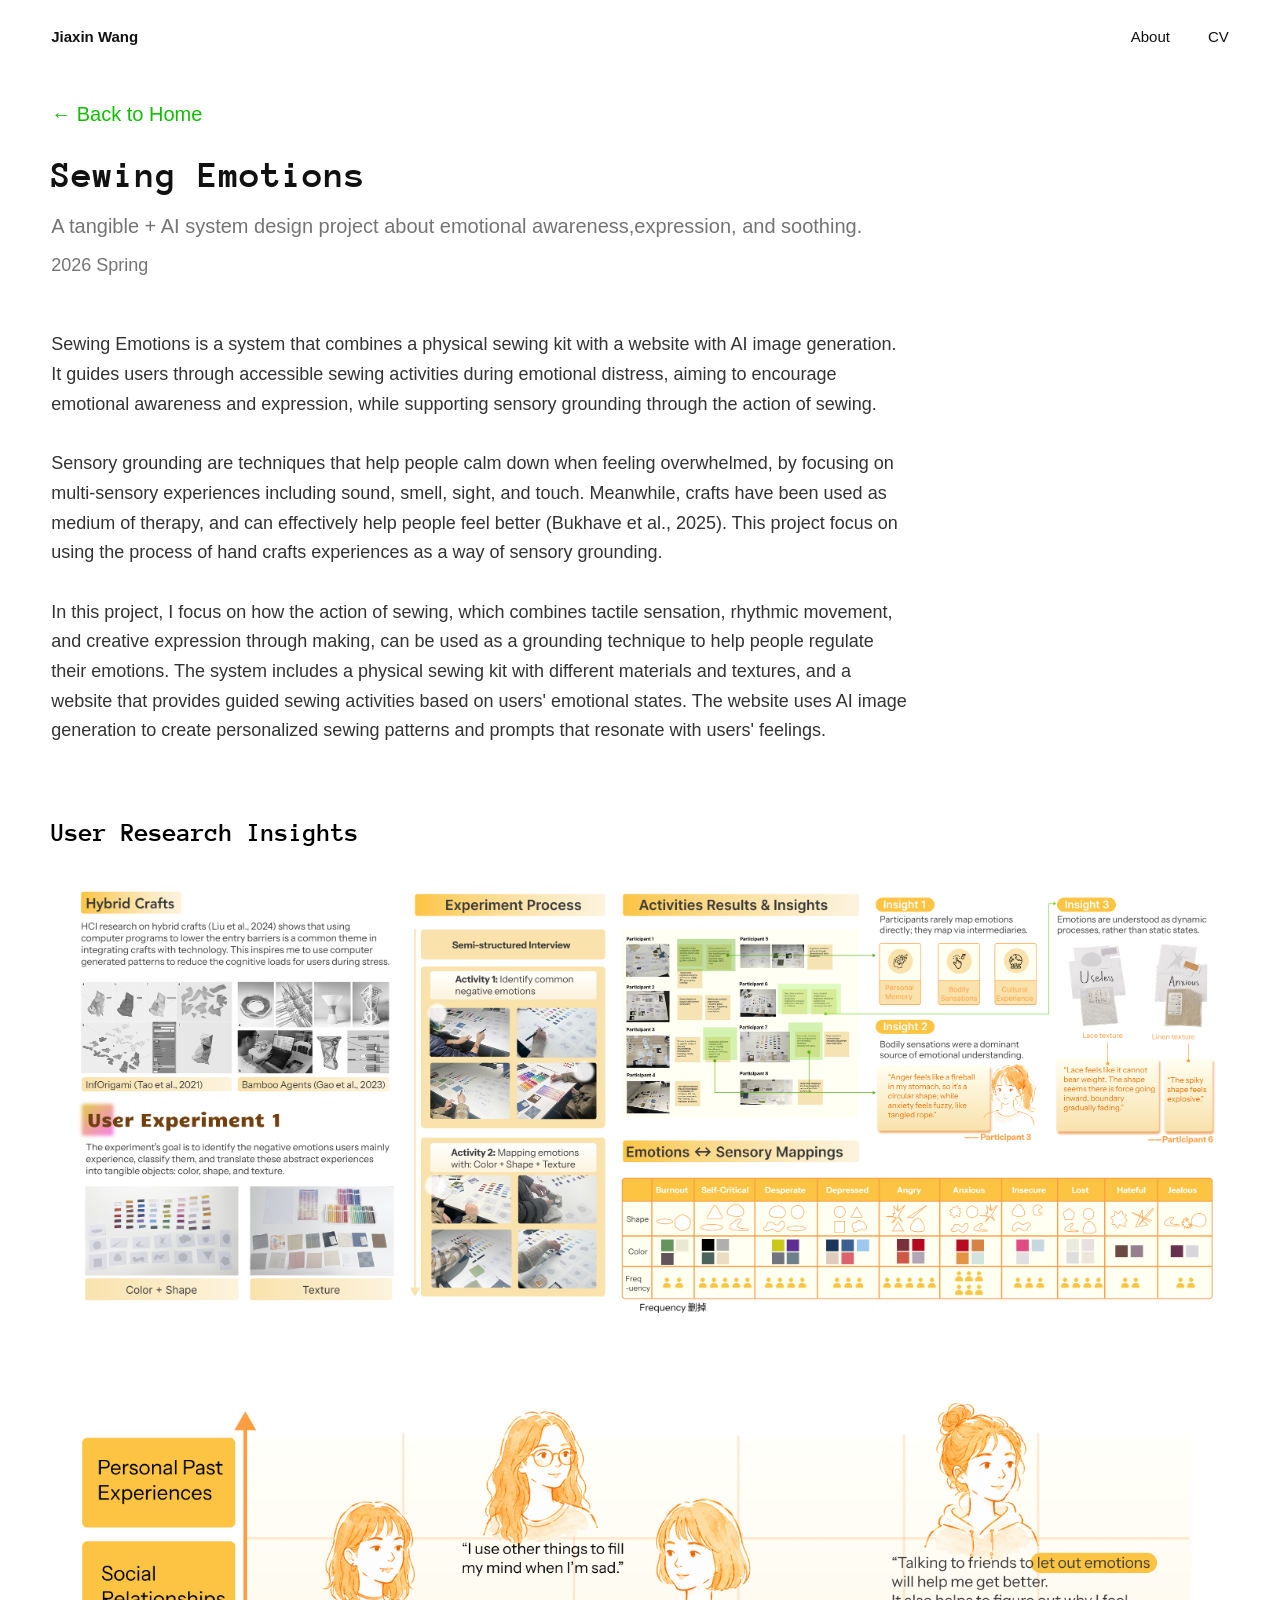
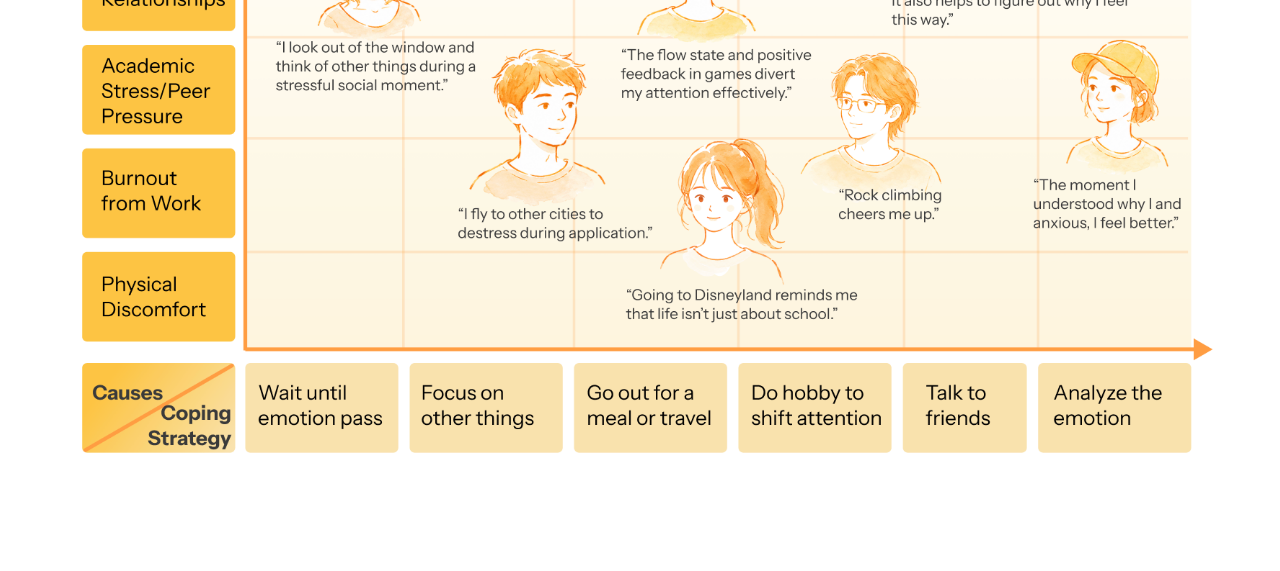
<file: project-6.html>
<!DOCTYPE html>
<html lang="en">
  <head>
    <meta charset="UTF-8" />
    <meta name="viewport" content="width=device-width, initial-scale=1.0" />
    <title>Sewing Emotions | Portfolio</title>
    <link rel="stylesheet" href="styles.css" />
  </head>
  <body class="project-light">
    <header class="site-header">
      <a class="brand" href="index.html">Jiaxin Wang</a>
      <nav class="site-nav" aria-label="Primary navigation">
        <a href="about.html">About</a>
        <a href="cv.html">CV</a>
      </nav>
    </header>
    <main class="project-page">
      <section class="project-heading">
        <a class="back-home" href="index.html">← Back to Home</a>
        <div class="project-heading-content">
          <h1>Sewing Emotions</h1>
          <p class="project-subtitle">A tangible + AI system design project about emotional awareness,expression, and soothing.</p>
          <p class="project-date">2026 Spring</p>
        </div>
      </section>
      <section class="project-media-stack">
        <!-- 
        <figure class="project-hero-image">
          <img src="assets/SewingEmo_6.png" alt="Sewing Emotions project image" />
        </figure>
        -->
        <div class="project-description">
          <p>
            Sewing Emotions is a system that combines a physical sewing kit with a website with AI image generation. It guides users through accessible sewing activities during emotional distress, aiming to encourage emotional awareness and expression, while supporting sensory grounding through the action of sewing. <br><br>
            Sensory grounding are techniques that help people calm down when feeling overwhelmed, by focusing on multi-sensory experiences including sound, smell, sight, and touch. Meanwhile, crafts have been used as medium of therapy, and can effectively help people feel better (Bukhave et al., 2025). This project focus on using the process of hand crafts experiences as a way of sensory grounding.<br><br>
            In this project, I focus on how the action of sewing, which combines tactile sensation, rhythmic movement, and creative expression through making, can be used as a grounding technique to help people regulate their emotions. The system includes a physical sewing kit with different materials and textures, and a website that provides guided sewing activities based on users' emotional states. 
            The website uses AI image generation to create personalized sewing patterns and prompts that resonate with users' feelings.
          </p>
        </div>

        <section class="project-detail-section">
          <h2>User Research Insights</h2>
          <div class="project-image-stack-proj6">
            <img src="assets/Portfolios/Sewing_Emotions/autobiographical.png" alt="Sewing Emotions autobiographical research image" />
            <img src="assets/Portfolios/Sewing_Emotions/SewingEmo_6.png" alt="Sewing Emotions user interviews image" />
          </div>
        </section>

        
      </section>
    </main>
  </body>
</html>
</file>
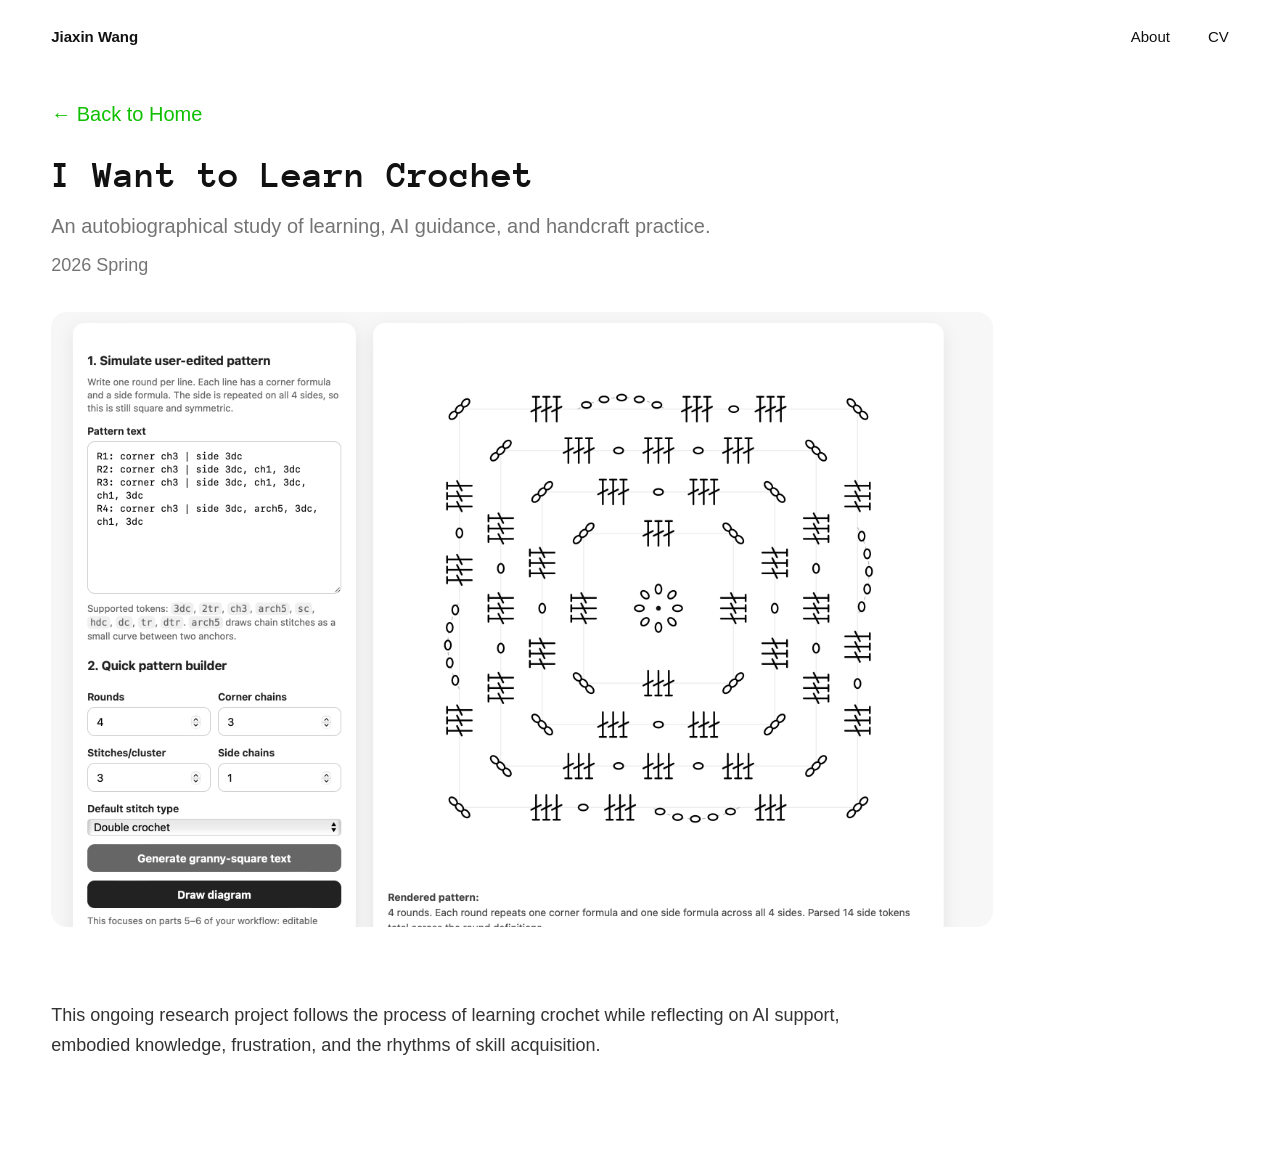
<file: project-7.html>
<!DOCTYPE html>
<html lang="en">
  <head>
    <meta charset="UTF-8" />
    <meta name="viewport" content="width=device-width, initial-scale=1.0" />
    <title>I Want to Learn Crochet | Portfolio</title>
    <link rel="stylesheet" href="styles.css" />
  </head>
  <body class="project-light">
    <header class="site-header">
      <a class="brand" href="index.html">Jiaxin Wang</a>
      <nav class="site-nav" aria-label="Primary navigation">
        <a href="about.html">About</a>
        <a href="cv.html">CV</a>
      </nav>
    </header>
    <main class="project-page">
      <section class="project-heading">
        <a class="back-home" href="index.html">← Back to Home</a>
        <div class="project-heading-content">
          <h1>I Want to Learn Crochet</h1>
          <p class="project-subtitle">An autobiographical study of learning, AI guidance, and handcraft practice.</p>
          <p class="project-date">2026 Spring</p>
        </div>
      </section>
      <section class="project-media-stack">
        <figure class="project-hero-image">
          <img src="assets/crochet_7.png" alt="Crochet learning project image" />
        </figure>
        <div class="project-description">
          <p>
            This ongoing research project follows the process of learning crochet while reflecting on
            AI support, embodied knowledge, frustration, and the rhythms of skill acquisition.
          </p>
        </div>
      </section>
    </main>
  </body>
</html>
</file>
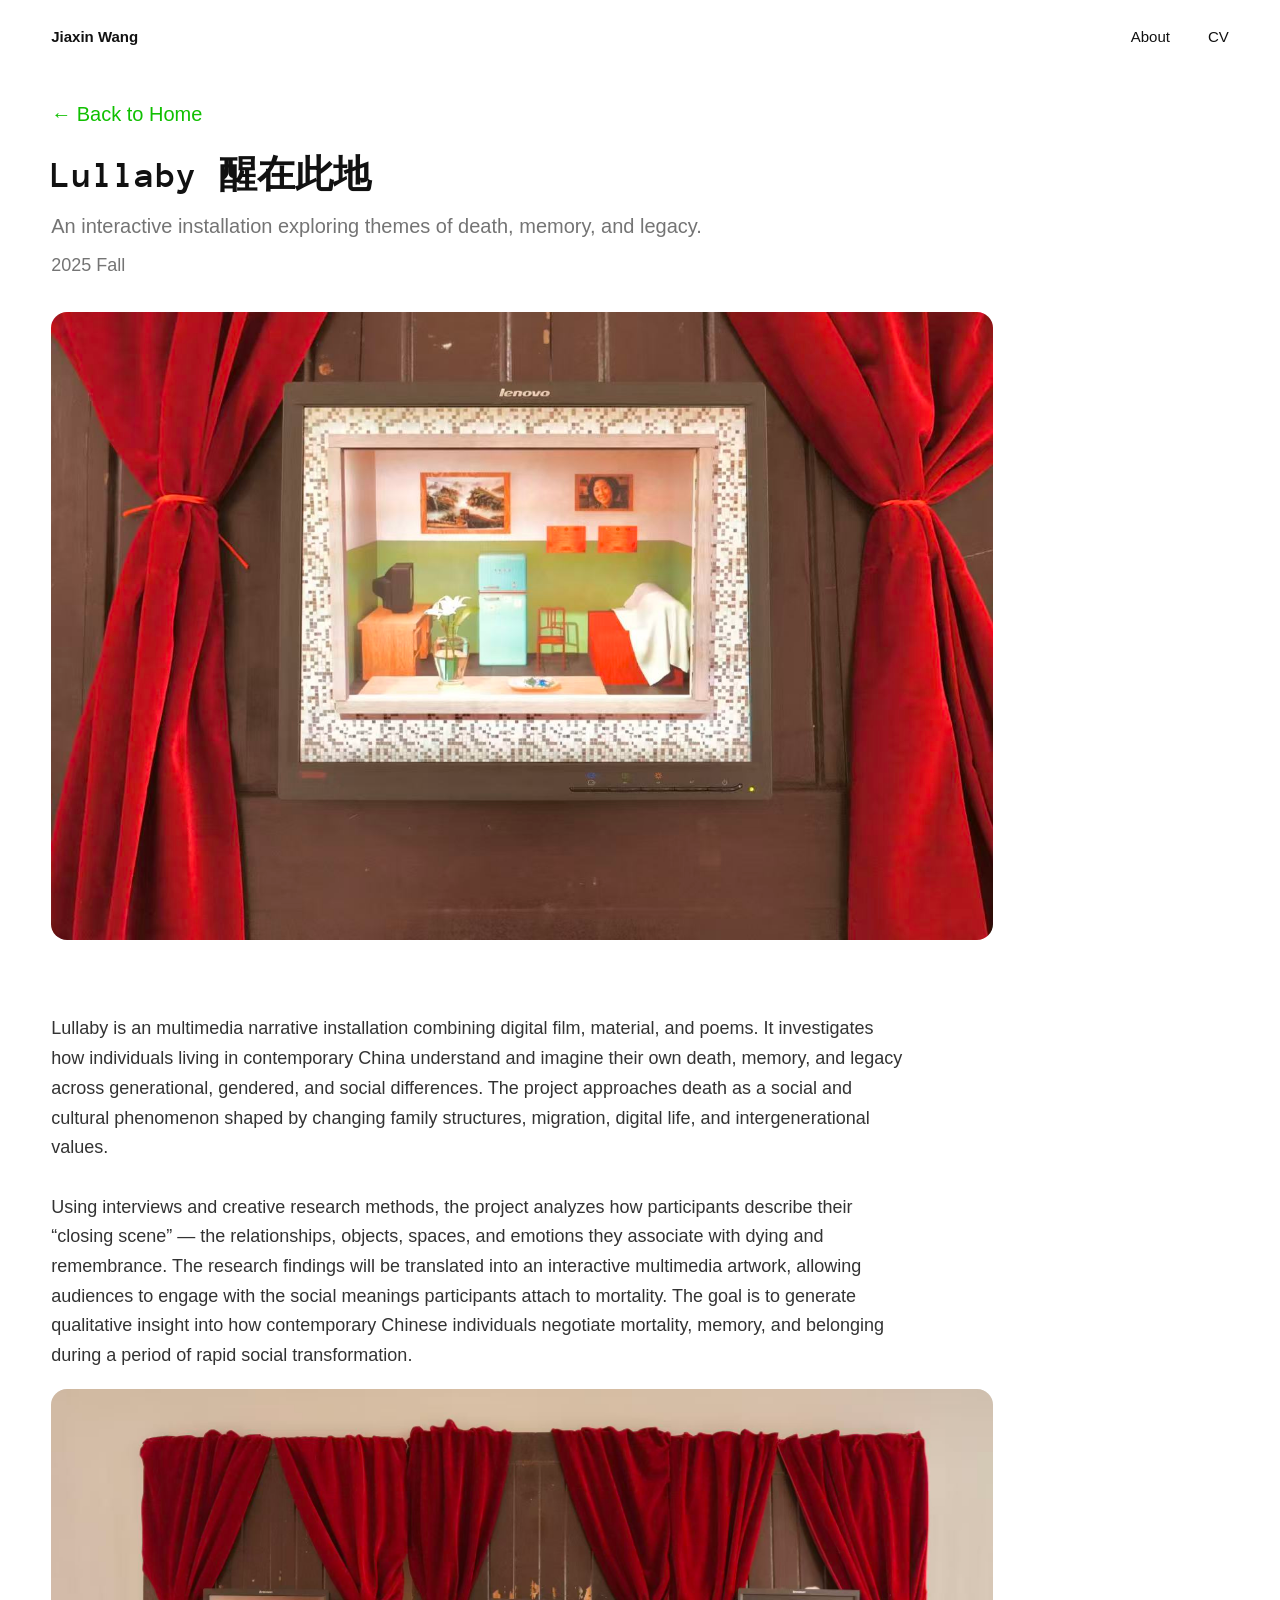
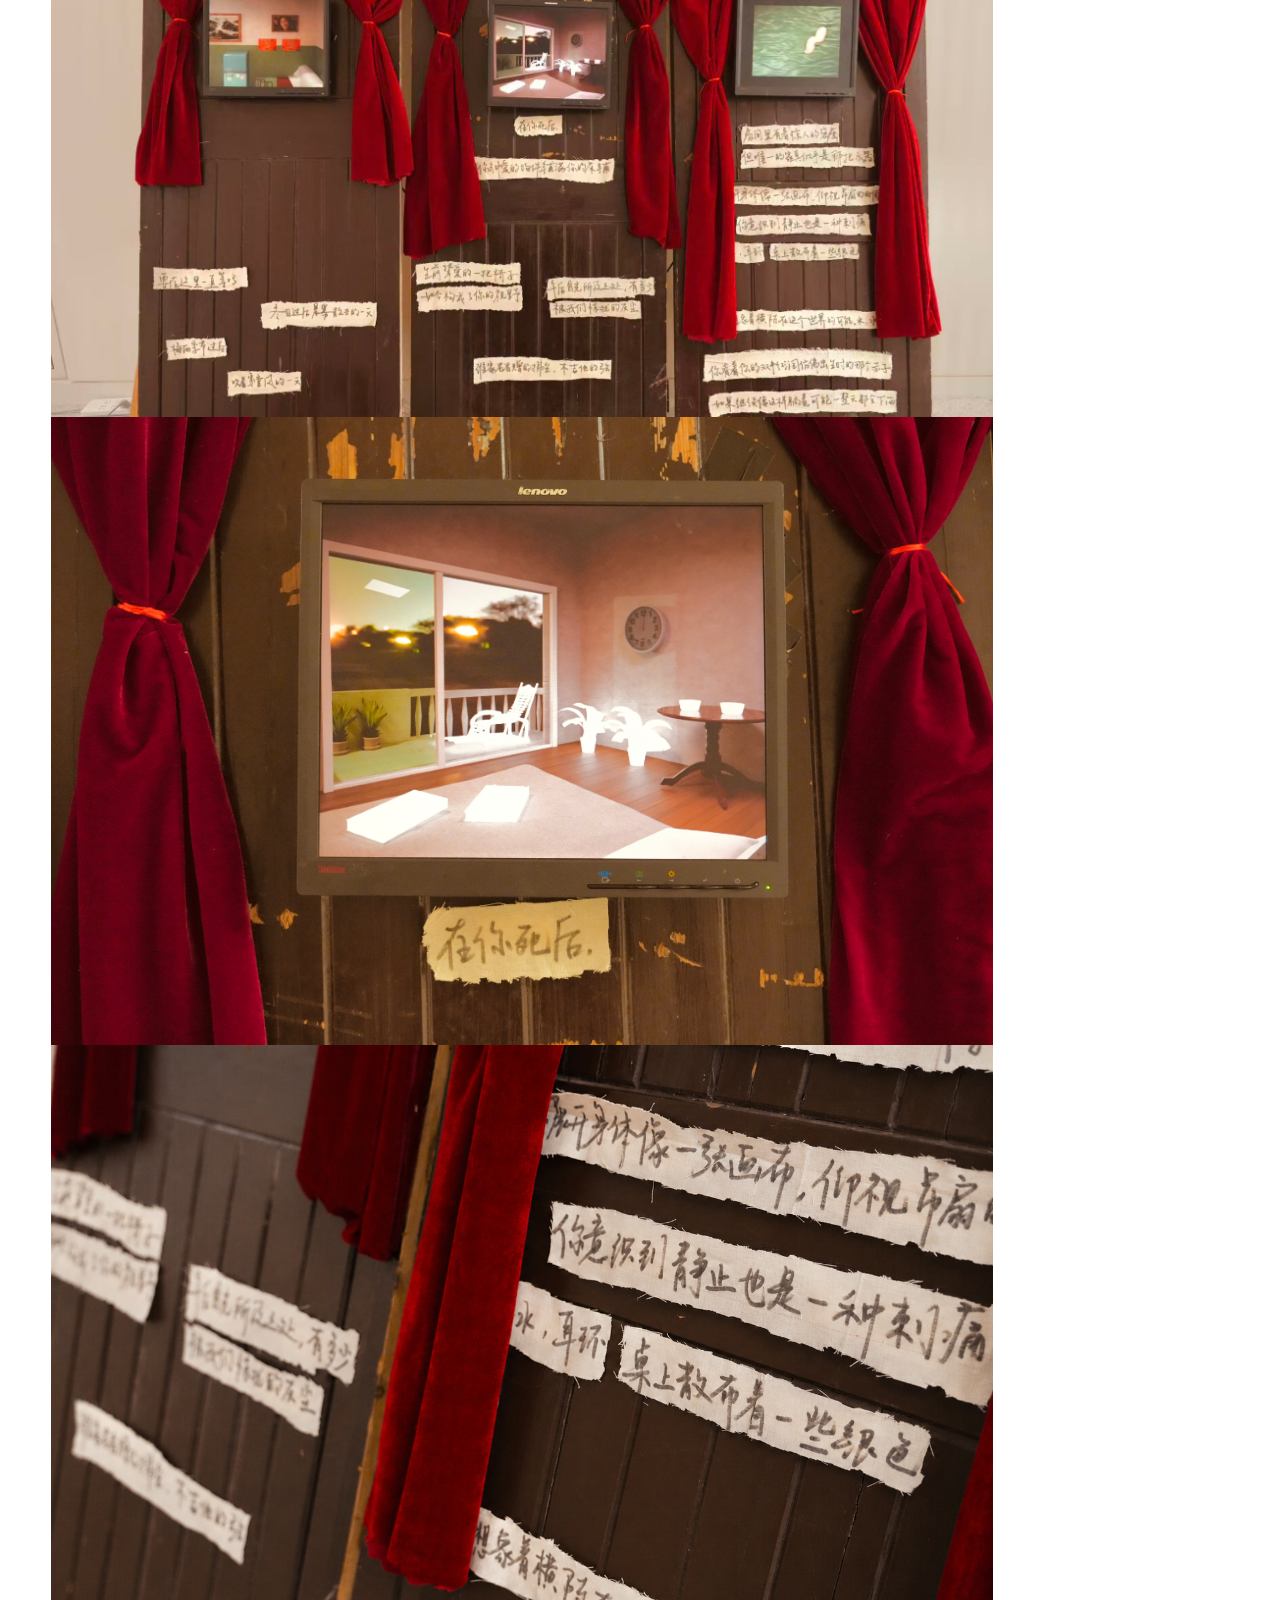
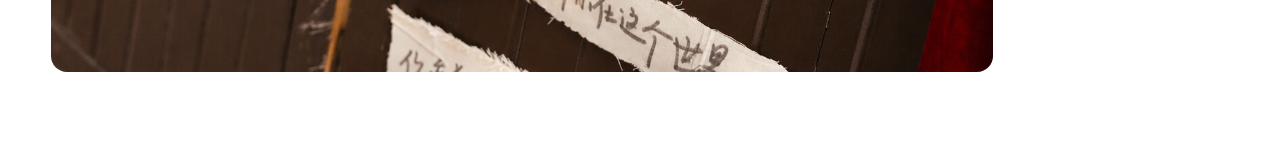
<file: project-8.html>
<!DOCTYPE html>
<html lang="en">
  <head>
    <meta charset="UTF-8" />
    <meta name="viewport" content="width=device-width, initial-scale=1.0" />
    <title>Lullaby 醒在此地 | Portfolio</title>
    <link rel="stylesheet" href="styles.css" />
  </head>
  <body class="project-light">
    <header class="site-header">
      <a class="brand" href="index.html">Jiaxin Wang</a>
      <nav class="site-nav" aria-label="Primary navigation">
        <a href="about.html">About</a>
        <a href="cv.html">CV</a>
      </nav>
    </header>
    <main class="project-page">
      <section class="project-heading">
        <a class="back-home" href="index.html">← Back to Home</a>
        <div class="project-heading-content">
          <h1>Lullaby 醒在此地</h1>
          <p class="project-subtitle">An interactive installation exploring themes of death, memory, and legacy.</p>
          <p class="project-date">2025 Fall</p>
        </div>
      </section>

      <section class="project-media-stack">
        <figure class="project-hero-image">
          <img src="assets/lullaby_8.JPG" alt="Lullaby project image" />
        </figure>
        <div class="project-description">
          <p>
            Lullaby is an multimedia narrative installation combining digital film, material, and poems. It investigates how individuals living in contemporary China understand and imagine their own death, memory, and legacy across generational, gendered, and social differences. The project approaches death as a social and cultural phenomenon shaped by changing family structures, migration, digital life, and intergenerational values. <br><br>
            Using interviews and creative research methods, the project analyzes how participants describe their “closing scene” — the relationships, objects, spaces, and emotions they associate with dying and remembrance. The research findings will be translated into an interactive multimedia artwork, allowing audiences to engage with the social meanings participants attach to mortality. The goal is to generate qualitative insight into how contemporary Chinese individuals negotiate mortality, memory, and belonging during a period of rapid social transformation.
          </p>
        </div>
      </section>



      <section class="project-media-stack">
        <figure class="project-hero-image">
          <img src="assets/Portfolios/Lullaby/lullaby_8_1.JPG" alt="Lullaby" />
          <img src="assets/Portfolios/Lullaby/lullaby3_bright.jpg" alt="Lullaby" />
          <img src="assets/Portfolios/Lullaby/lullaby_4.jpg" alt="Lullaby" />
        </figure>
        
      </section>

<!-- 
      
      <section class="project-detail-section">
          <div class="project-image-stack">
            <img src="assets/Portfolios/Lullaby/lullaby_8.JPG" alt="Lullaby" />
            <img src="assets/Portfolios/Lullaby/lullaby_8_1.JPG" alt="Lullaby" />
            <img src="assets/Portfolios/Lullaby/lullaby_8_1.JPG" alt="Lullaby" />
            <img src="assets/Portfolios/Lullaby/lullaby3_bright.jpg" alt="Lullaby" />
            <img src="assets/Portfolios/Lullaby/lullaby_4.jpg" alt="Lullaby" />
          </div>
        </section>
    -->
    </main>
  </body>
</html>
</file>
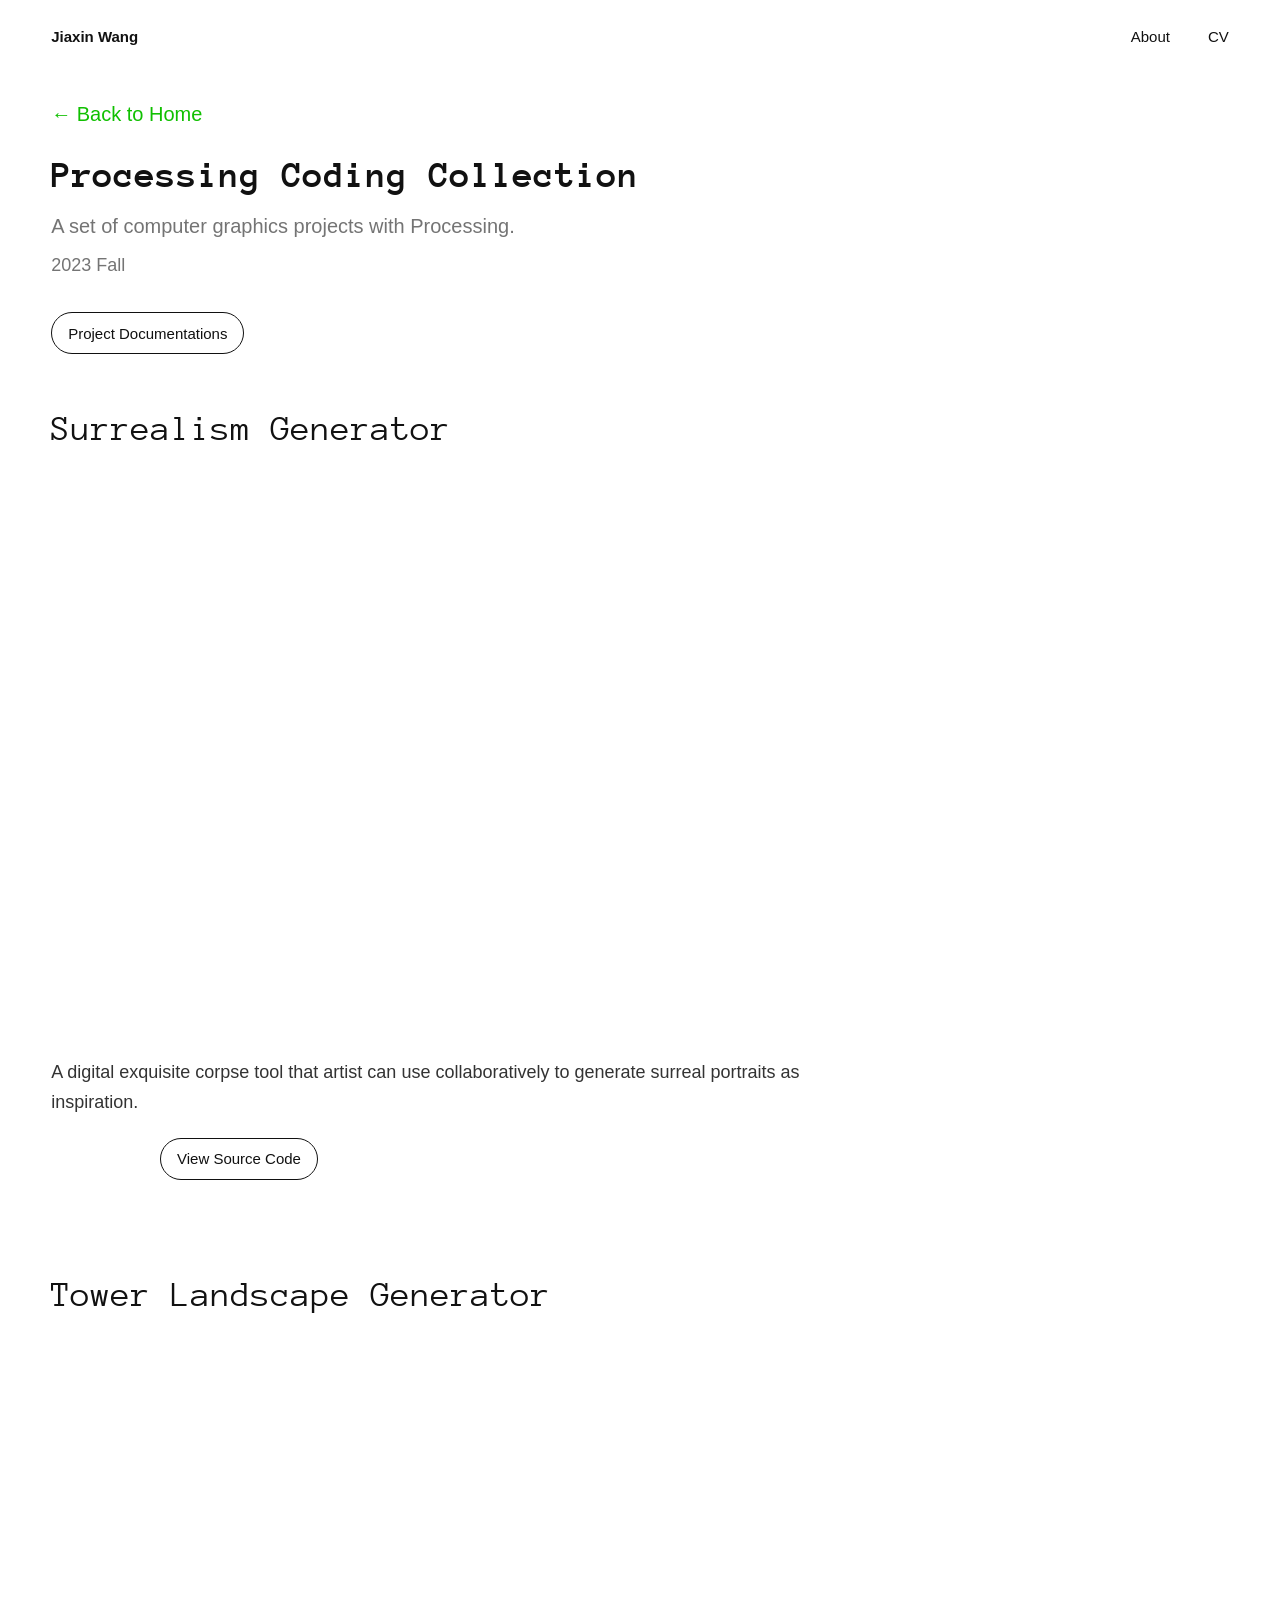
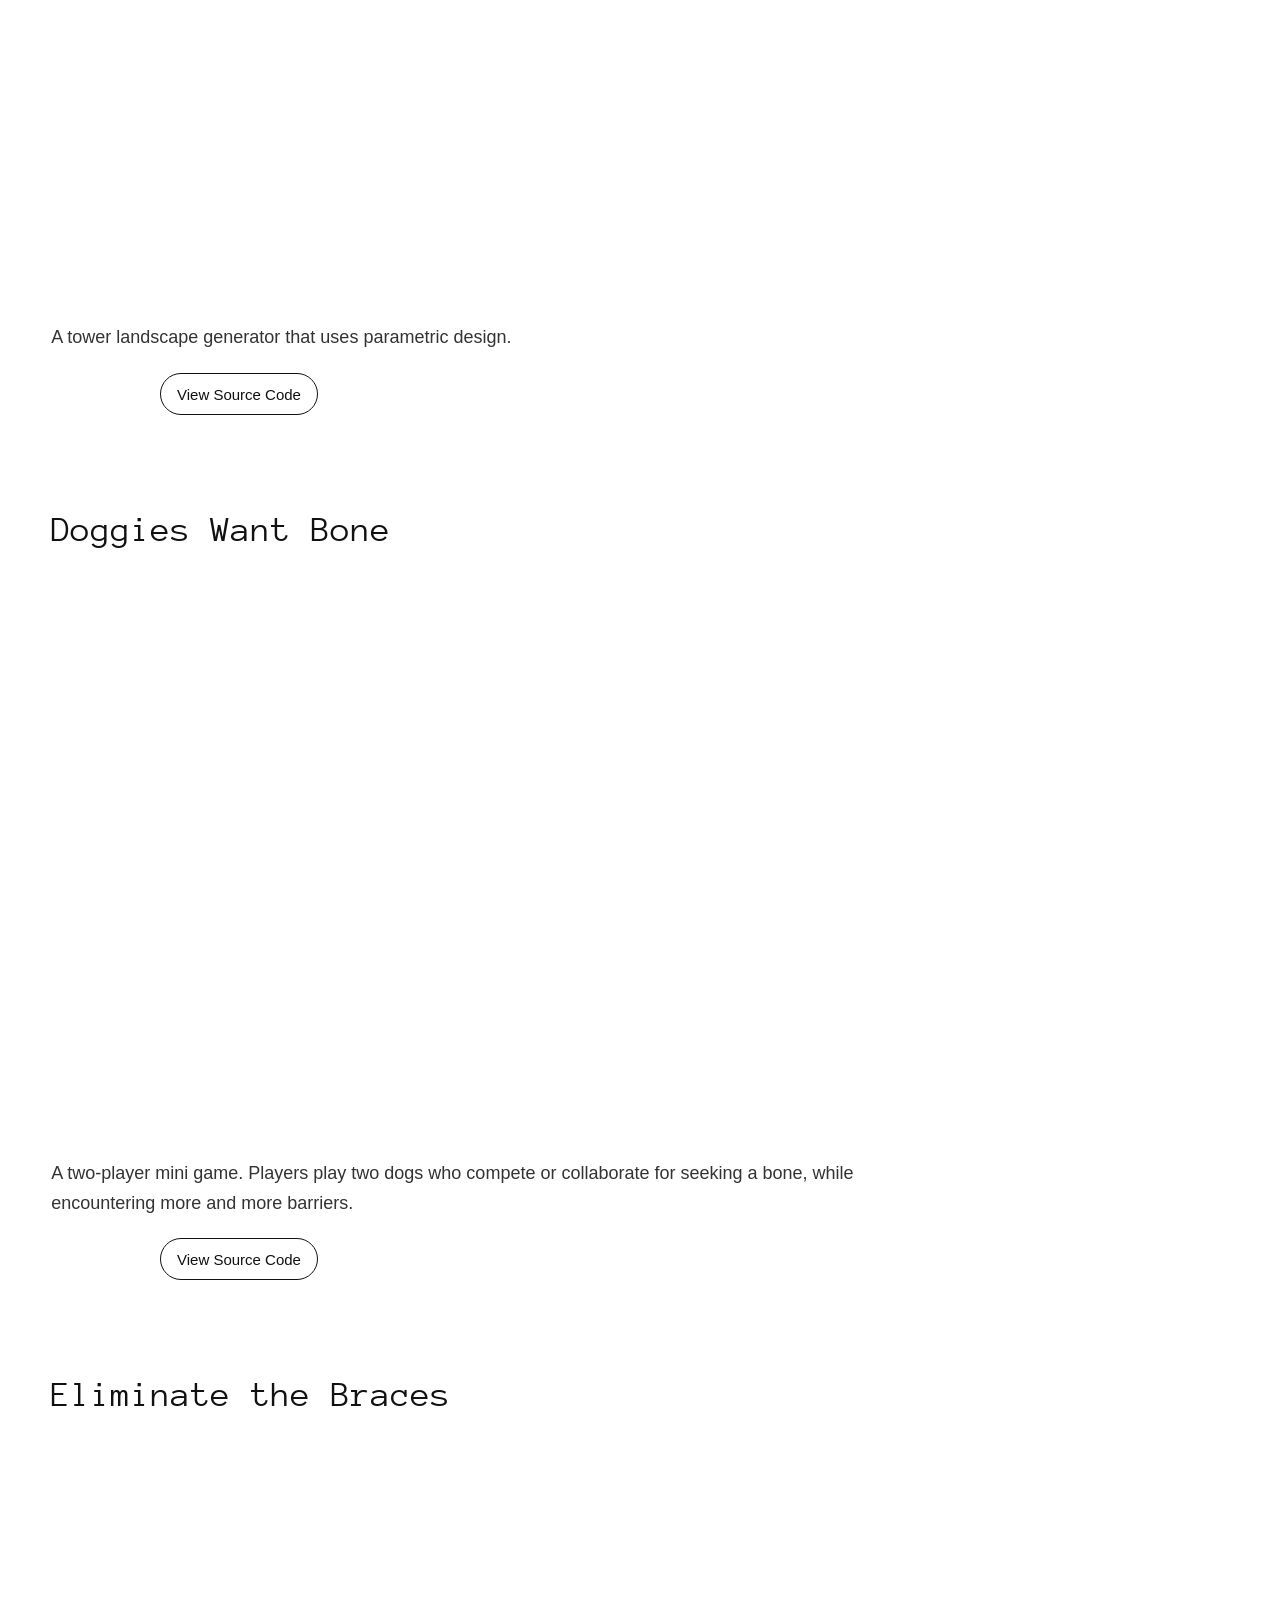
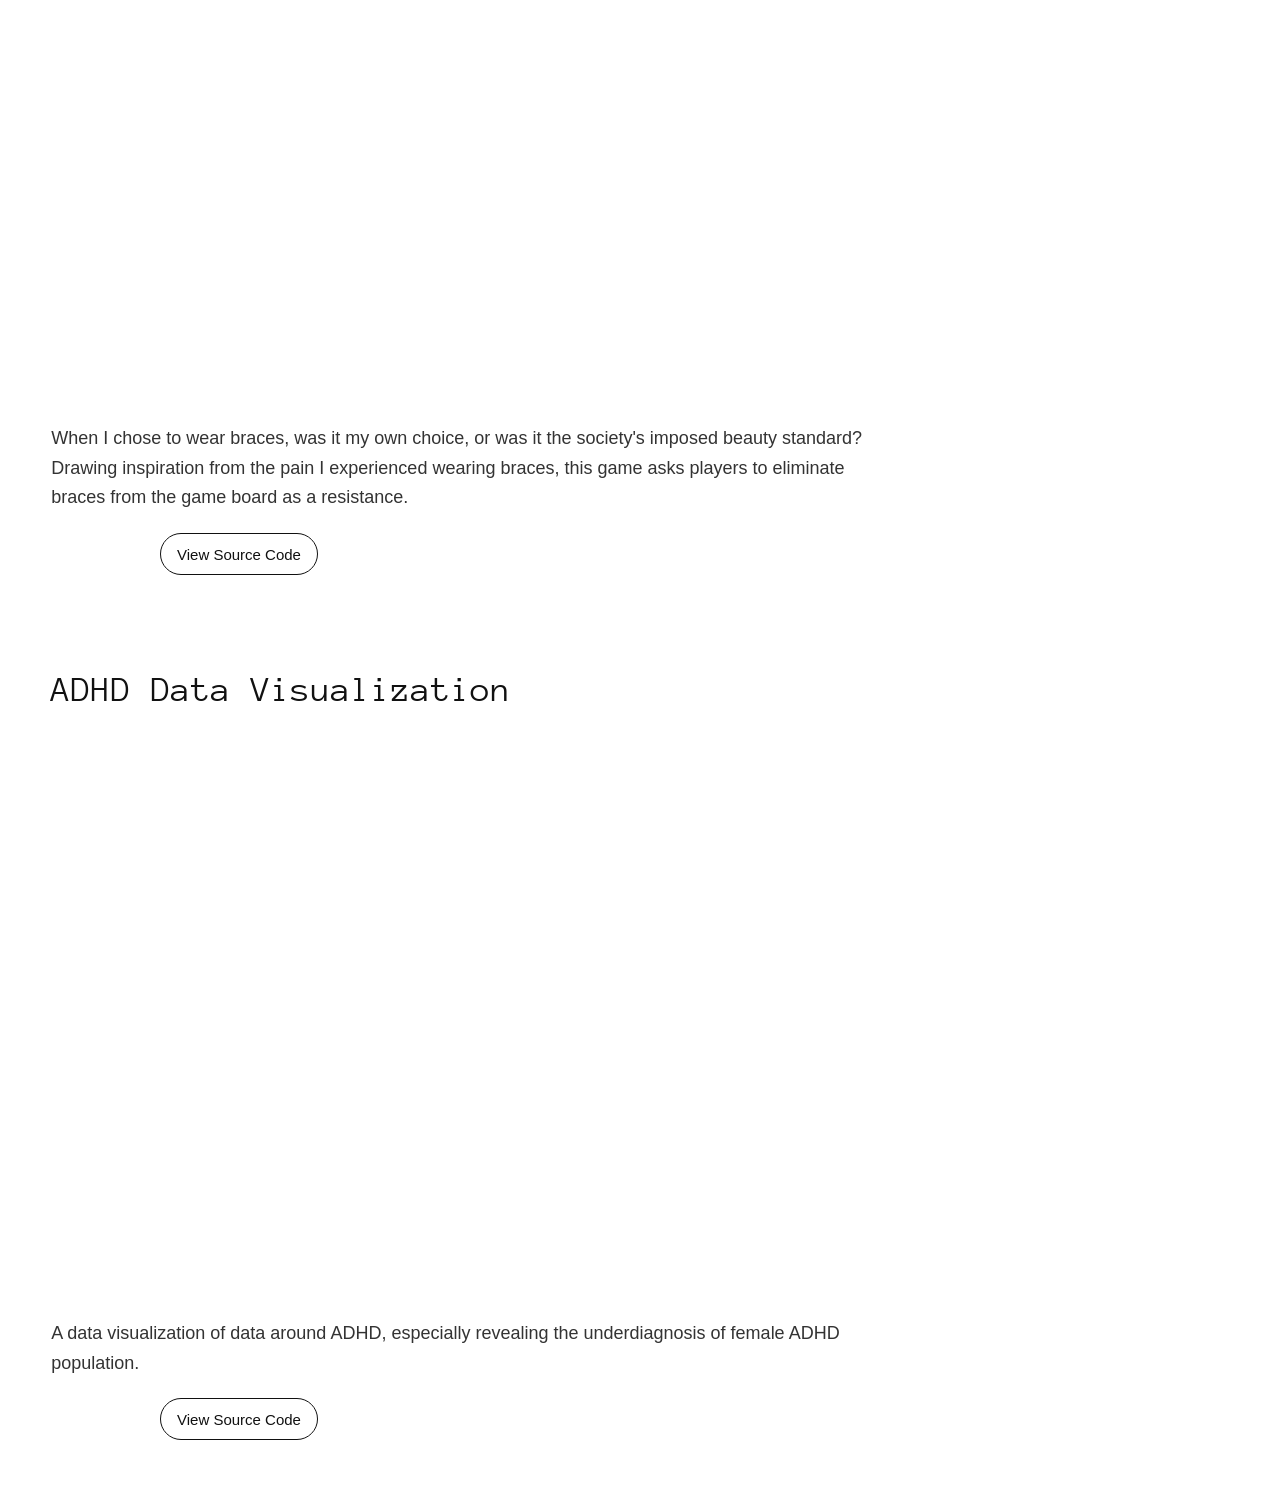
<file: project-9.html>
<!DOCTYPE html>
<html lang="en">
  <head>
    <meta charset="UTF-8" />
    <meta name="viewport" content="width=device-width, initial-scale=1.0" />
    <title>Processing Coding Collection | Portfolio</title>
    <link rel="stylesheet" href="styles.css" />
  </head>
  <body class="project-light">
    <header class="site-header">
      <a class="brand" href="index.html">Jiaxin Wang</a>
      <nav class="site-nav" aria-label="Primary navigation">
        <a href="about.html">About</a>
        <a href="cv.html">CV</a>
      </nav>
    </header>
    <main class="project-page">
      <section class="project-heading">
        <a class="back-home" href="index.html">← Back to Home</a>
        <div class="project-heading-content">
          <h1>Processing Coding Collection</h1>
          <p class="project-subtitle">A set of computer graphics projects with Processing.</p>
          <p class="project-date">2023 Fall</p>
        </div>
      </section>

      <section class="project-media-stack">
        <div class="project-action-row">
          <a class="project-button" href="project-9-documentation.html">Project Documentations</a>
        </div>

        <div class="mini-projects">
          <article class="mini-project">
            <h2>Surrealism Generator</h2>
            <div class="video-frame">
              <iframe src="https://www.youtube.com/embed/uDSP4cobnsg" allow="accelerometer; autoplay; clipboard-write; encrypted-media; gyroscope; picture-in-picture; web-share" allowfullscreen title="Generative Terrain video"></iframe>
            </div>
            <p>
              A digital exquisite corpse tool that artist can use collaboratively to generate surreal portraits as inspiration.
            </p>
            <div class="project-action-row">
              <a class="project-button" href="https://github.com/charleston1107/Computer_Graphics/tree/main/Surrealism_Generator" target="_blank" rel="noopener">View Source Code</a>
            </div>
          </article>

          <article class="mini-project">
            <h2>Tower Landscape Generator</h2>
            <div class="video-frame">
              
              <iframe src="https://www.youtube.com/embed/zJuS4uj07DM" allow="accelerometer; autoplay; clipboard-write; encrypted-media; gyroscope; picture-in-picture; web-share" allowfullscreen title="Particle Bloom video"></iframe>
            </div>
            <p>
              A tower landscape generator that uses parametric design.
            </p>
            <div class="project-action-row">
              <a class="project-button" href="https://github.com/charleston1107/Computer_Graphics/tree/main/UNDERAGE" target="_blank" rel="noopener">View Source Code</a>
            </div>
          </article>

          <article class="mini-project">
            <h2>Doggies Want Bone</h2>
            <div class="video-frame">
              <iframe src="https://www.youtube.com/embed/CmOm8e_jWRU" allow="accelerometer; autoplay; clipboard-write; encrypted-media; gyroscope; picture-in-picture; web-share" allowfullscreen title="Signal Portrait video"></iframe>
            </div>
            <p>
              A two-player mini game. Players play two dogs who compete or collaborate for seeking a bone, while encountering more and more barriers.
            </p>
            <div class="project-action-row">
              <a class="project-button" href="https://github.com/charleston1107/Computer_Graphics/tree/main/Dog_Game" target="_blank" rel="noopener">View Source Code</a>
            </div>
          </article>

          <article class="mini-project">
            <h2>Eliminate the Braces</h2>
            <div class="video-frame">
              <iframe src="https://www.youtube.com/embed/__kX5lq_1G0" allow="accelerometer; autoplay; clipboard-write; encrypted-media; gyroscope; picture-in-picture; web-share" allowfullscreen title="Recursive Garden video"></iframe>
            </div>
            <p>
              When I chose to wear braces, was it my own choice, or was it the society's imposed beauty standard? Drawing inspiration from the pain I experienced wearing braces, this game asks players to eliminate braces from the game board as a resistance.
            </p>
            <div class="project-action-row">
              <a class="project-button" href="https://github.com/charleston1107/Computer_Graphics/tree/main/Braces_Game" target="_blank" rel="noopener">View Source Code</a>
            </div>
          </article>

          <article class="mini-project">
            <h2>ADHD Data Visualization</h2>
            <div class="video-frame">
              <iframe src="https://www.youtube.com/embed/r8bds0piw6Y" allow="accelerometer; autoplay; clipboard-write; encrypted-media; gyroscope; picture-in-picture; web-share" allowfullscreen title="Pixel Weather video"></iframe>
            </div>
            <p>
              A data visualization of data around ADHD, especially revealing the underdiagnosis of female ADHD population.
            </p>
            <div class="project-action-row">
              <a class="project-button" href="https://github.com/charleston1107/Computer_Graphics/tree/main/ADHD_Data" target="_blank" rel="noopener">View Source Code</a>
            </div>
          </article>
        </div>
      </section>
    </main>
  </body>
</html>
</file>
<file: styles.css>
@import url("https://fonts.googleapis.com/css2?family=Anonymous+Pro:wght@400;700&display=swap");

:root {
  --text: #111111;
  --muted: #747474;
  --line: #e9e9e9;
  --blue-cover: rgba(0, 112, 255, 0.5);
  --page-gutter: clamp(18px, 4vw, 56px);
  --card-border: #000000;
}

* {
  box-sizing: border-box;
}

html {
  scroll-behavior: smooth;
}

body {
  margin: 0;
  background: #ffffff;
  color: var(--text);
  font-family: Arial, Helvetica, sans-serif;
  transition: background-color 220ms ease, color 220ms ease;
}

body.art-mode {
  --text: #ffffff;
  --muted: #bdbdbd;
  --line: #2b2b2b;
  --card-border: #ffffff;
  background: #000000;
  color: var(--text);
}

a {
  color: inherit;
  text-decoration: none;
}

.site-header {
  position: sticky;
  top: 0;
  z-index: 20;
  display: flex;
  align-items: center;
  justify-content: space-between;
  min-height: 72px;
  padding: 0 var(--page-gutter);
  background: #ffffff;
  transition: background-color 220ms ease, color 220ms ease;
}

.art-mode .site-header {
  background: #000000;
}

.brand {
  font-size: 15px;
  font-weight: 700;
  letter-spacing: 0;
}

.site-nav {
  display: flex;
  align-items: center;
  justify-content: flex-end;
  gap: clamp(18px, 3vw, 38px);
}

.site-nav a {
  font-size: 15px;
  line-height: 1;
  transition: color 180ms ease;
}

.site-nav a:hover {
  color: #0070ff;
}

.hero-section {
  position: relative;
  display: grid;
  place-items: center;
  min-height: clamp(420px, 58vw, 700px);
  padding: clamp(34px, 7vw, 84px) var(--page-gutter) clamp(28px, 6vw, 72px);
  overflow: hidden;
}

.hero-background {
  position: absolute;
  inset: clamp(18px, 4vw, 44px) var(--page-gutter);
  z-index: 0;
  background: #ffffff;
  background-image: none;
  background-position: center;
  background-size: cover;
}

.art-mode .hero-background {
  background: #000000;
}

.id-card-stack {
  --card-width: min(520px, 58vw);
  --card-overlap: calc(var(--card-width) * 0.5);
  --card-offset-y: clamp(34px, 5vw, 74px);
  position: relative;
  z-index: 1;
  width: calc((var(--card-width) * 2) - var(--card-overlap));
  max-width: 90vw;
  height: calc((var(--card-width) * 0.7) + var(--card-offset-y));
}

.id-card {
  position: absolute;
  top: 0;
  width: var(--card-width);
  max-width: calc(90vw * 0.666);
  aspect-ratio: 10 / 7;
  padding: 0;
  border: 0;
  background: transparent;
  cursor: pointer;
  transition: transform 240ms ease, filter 240ms ease;
}

.id-card img {
  display: block;
  width: 100%;
  height: 100%;
  object-fit: contain;
  filter: drop-shadow(0 22px 42px rgba(0, 0, 0, 0.18));
}

.id-card:hover,
.id-card:focus-visible {
  transform: translateY(-8px);
}

.id-card-design {
  left: 0;
  z-index: 2;
}

.id-card-art {
  right: 0;
  top: var(--card-offset-y);
  z-index: 1;
}

.art-mode .id-card-design {
  z-index: 1;
}

.art-mode .id-card-art {
  z-index: 2;
}

.all-works-mode .id-card-design {
  z-index: 2;
}

.all-works-mode .id-card-art {
  z-index: 1;
}

.works-grid {
  display: grid;
  grid-template-columns: repeat(auto-fit, minmax(230px, 1fr));
  gap: clamp(34px, 5vw, 64px) clamp(26px, 4vw, 48px);
  padding: 28px var(--page-gutter) 72px;
}

.project-card {
  display: block;
  min-width: 0;
}

.project-card[hidden] {
  display: none;
}

.design-mode .project-card[data-group="art"],
.art-mode .project-card[data-group="design"] {
  display: none;
}

.all-works-mode .project-card {
  display: block;
}

.image-wrap {
  position: relative;
  display: block;
  aspect-ratio: 4 / 3;
  overflow: hidden;
  border-radius: 0;
  background: #f4f4f4;
  transform: translateZ(0);
  transition: transform 220ms ease, box-shadow 220ms ease;
  border: 2px solid var(--card-border);
}

.art-mode .image-wrap {
  background: #151515;
}

.image-wrap img {
  display: block;
  width: 100%;
  height: 100%;
  object-fit: cover;
}

.hover-cover {
  position: absolute;
  inset: 0;
  display: flex;
  flex-direction: column;
  justify-content: center;
  align-items: center;
  gap: 10px;
  padding: 18px;
  background: var(--blue-cover);
  color: #ffffff;
  opacity: 0;
  transition: opacity 220ms ease;
}

.hover-cover span {
  display: block;
  padding: 0;
  border: 0;
  border-radius: 0;
  font-size: 15px;
  line-height: 1.2;
  text-align: center;
}

.project-card:hover .image-wrap,
.project-card:focus-visible .image-wrap {
  transform: scale(1.035);
  box-shadow: 0 18px 42px rgba(0, 0, 0, 0.14);
}

.project-card:hover .hover-cover,
.project-card:focus-visible .hover-cover {
  opacity: 1;
}

.project-meta {
  display: flex;
  align-items: baseline;
  justify-content: space-between;
  gap: 14px;
  padding-top: 12px;
}

.project-title {
  min-width: 0;
  overflow-wrap: anywhere;
  font-size: 16px;
  font-weight: 700;
  line-height: 1.25;
}

.project-keyword {
  flex: 0 0 auto;
  color: var(--muted);
  font-size: 13px;
  line-height: 1.25;
}

.project-page {
  padding: 28px var(--page-gutter) 72px;
}

.project-light {
  background: #ffffff;
  color: #111111;
}

.project-dark {
  --text: #ffffff;
  --muted: #c7c7c7;
  --line: #000000;
  background: #000000;
  color: #ffffff;
}

.project-dark .site-header {
  background: #000000;
  color: #ffffff;
}

.project-heading {
  display: grid;
  grid-template-columns: 1fr;
  gap: 28px;
  max-width: 1180px;
  margin: 0 auto 34px;
  align-items: start;
}

.back-home {
  color: #10C000;
  font-size: 20px;
  line-height: 1.4;
  transition: color 180ms ease;
}

.back-home:hover {
  color: #0070ff;
}

.project-heading-content {
  min-width: 0;
}

.project-heading h1 {
  margin: 0 0 20px;
  font-family: Anonymous Pro, monospace;
  font-size: clamp(20px, 3vw, 60px);
  font-weight: 600;
  line-height: 0.98;
}

.project-heading p {
  max-width: 720px;
  margin: 0;
  color: var(--muted);
  font-size: 18px;
  line-height: 1.55;
}

.project-heading .project-subtitle {
  max-width: 900px;
  color: var(--muted);
  font-size: clamp(18px, 2.2vw, 20px);
  line-height: 1.28;
}

.project-heading .project-date {
  margin-top: 14px;
  color: var(--muted);
  font-size: 18px;
  line-height: 1.4;
}

.project-heading .project-publication {
  max-width: 980px;
  margin-top: 18px;
  color: #000000;
  font-size: 16px;
  line-height: 1.55;
  text-decoration: underline;
  text-decoration-thickness: 1px;
  text-underline-offset: 3px;
}

.video-frame {
  position: relative;
  width: 75vw;
  max-width: 1180px;
  margin: 0 auto 30px;
  aspect-ratio: 16 / 9;
  overflow: hidden;
  border-radius: 0;
  background: #ffffff;
}

.video-frame iframe,
.pdf-viewer iframe {
  display: block;
  width: 100%;
  height: 100%;
  border: 0;
}

.pdf-viewer {
  /* max-width: 980px; */
  width: 100%;
  height: min(82vh, 920px);
  margin: 0 auto;
  border: 1px solid var(--line);
  background: #ffffff;
}

.project-media-stack {
  display: grid;
  gap: clamp(28px, 5vw, 56px);
  max-width: 1180px;
  margin: 0 auto;
}

.project-hero-image {
  width: 80%;
  margin: 0;
  overflow: hidden;
  border-radius: 16px;
  background: #f4f4f4;
}

.project-hero-image img {
  display: block;
  width: 100%;
  height: auto;
}

.project-description {
  max-width: 860px;
  color: #333333;
  font-size: 18px;
  line-height: 1.65;
}

.project-dark .project-description {
  color: #d9d9d9;
}

.project-detail-section {
  display: grid;
  gap: 30px;
}

.project-detail-section h2 {
  margin: 0;
  color: #000000;
  font-family: Anonymous Pro, monospace;
  font-size: clamp(13px, 2vw, 40px);
  font-weight: 600;
  line-height: 1.05;
}

.project-image-stack {
  display: grid;
  gap: 30px;
}

.project-image-stack img {
  display: block;
  width: 80%;
  height: auto;
}

.project-image-stack-proj6 {
  display: grid;
  gap: 30px;
}

.project-image-stack-proj6 img {
  display: block;
  width: 100%;
  height: auto;
}

.project-pdf-full {
  width: 75vw;
  max-width: none;
  height: min(82vh, 920px);
  margin-left: auto;
  margin-right: auto;
  border: 0;
  background: #ffffff;
}

.project-dark .video-frame,
.project-dark .pdf-viewer,
.project-dark .project-pdf-full {
  background: #000000;
}

.project-action-row {
  display: flex;
  flex-wrap: wrap;
  gap: 14px;
  align-items: center;
}

.project-button {
  display: inline-flex;
  align-items: center;
  justify-content: center;
  min-height: 42px;
  padding: 11px 16px;
  border: 1px solid currentColor;
  border-radius: 999px;
  font-size: 15px;
  line-height: 1;
  transition: background-color 180ms ease, color 180ms ease;
}

.project-button:hover {
  background: #111111;
  color: #ffffff;
}

.project-dark .project-button:hover {
  background: #ffffff;
  color: #000000;
}

.mini-projects {
  display: grid;
  gap: clamp(56px, 8vw, 96px);
}

.mini-project {
  display: grid;
  gap: 20px;
}

.mini-project > h2,
.mini-project > p,
.mini-project > .project-action-row {
  width: 75vw;
  max-width: 1180px;
  margin-left: auto;
  margin-right: auto;
}

.mini-project h2 {
  margin: 0;
  color: #111111;
  font-family: Anonymous Pro, monospace;
  font-size: clamp(18px, 3vw, 36px);
  font-weight: 500;
  line-height: 1.05;
}

.mini-project p {
  max-width: 820px;
  margin: 0;
  color: #333333;
  font-size: 18px;
  line-height: 1.65;
}

.fullscreen-pdf-page {
  padding: 0;
}

.fullscreen-pdf {
  width: 100%;
  max-width: none;
  height: calc(100dvh - 72px);
  margin: 0;
  border: 0;
}

.split-project {
  display: grid;
  grid-template-columns: minmax(0, 0.8fr) minmax(280px, 1.2fr);
  gap: clamp(28px, 6vw, 72px);
  align-items: center;
  max-width: 1180px;
  margin: 24px auto 0;
}

.project-copy h1 {
  margin: 0 0 18px;
  font-size: clamp(38px, 6vw, 76px);
  line-height: 0.98;
}

.project-copy p {
  margin: 0 0 18px;
  color: #333333;
  font-size: 18px;
  line-height: 1.65;
}

.project-image {
  width: 100%;
  aspect-ratio: 1 / 1;
  overflow: hidden;
  border-radius: 14px;
  background: #f4f4f4;
}

.project-image img {
  display: block;
  width: 100%;
  height: 100%;
  object-fit: cover;
}

.simple-page {
  max-width: 760px;
  padding: 52px var(--page-gutter);
}

.simple-page h1 {
  margin: 0 0 18px;
  font-size: clamp(38px, 6vw, 76px);
  line-height: 1;
}

.simple-page p {
  color: #333333;
  font-size: 18px;
  line-height: 1.65;
}

.about-page {
  display: grid;
  grid-template-columns: minmax(0, 1fr) minmax(260px, 0.72fr);
  gap: clamp(32px, 6vw, 84px);
  align-items: start;
  max-width: 1180px;
}

.about-copy {
  min-width: 0;
}

.contact-label {
  color: #10C000;
}

.about-image {
  margin: 0;
}

.about-image img {
  display: block;
  width: 100%;
  min-width: 0;
  height: auto;
  object-fit: cover;
}

.cv-page {
  max-width: none;
  padding: 0;
}

.cv-page h1 {
  position: absolute;
  width: 1px;
  height: 1px;
  overflow: hidden;
  clip: rect(0, 0, 0, 0);
  white-space: nowrap;
}

.cv-pdf {
  width: 100%;
  max-width: none;
  height: calc(100dvh - 72px);
  margin: 0;
  border: 0;
}

@media (min-width: 960px) {
  .works-grid {
    grid-template-columns: repeat(3, minmax(0, 1fr));
  }
}

@media (max-width: 720px) {
  .site-header {
    min-height: 64px;
  }

  .brand {
    font-size: 14px;
  }

  .site-nav {
    gap: 16px;
  }

  .site-nav a {
    font-size: 14px;
  }

  .hero-section {
    min-height: 360px;
  }

  .id-card-stack {
    --card-width: min(320px, 68vw);
    --card-offset-y: 34px;
  }

  .id-card {
    max-width: none;
  }

  .works-grid {
    grid-template-columns: repeat(auto-fit, minmax(170px, 1fr));
    padding-top: 16px;
  }

  .project-meta {
    display: block;
  }

  .project-keyword {
    display: block;
    margin-top: 3px;
  }

  .split-project {
    grid-template-columns: 1fr;
  }

  .project-heading {
    grid-template-columns: 1fr;
    gap: 14px;
  }

  .pdf-viewer {
    height: 70vh;
  }

  .video-frame,
  .project-pdf-full {
    width: 100%;
    height: calc(100dvh - 64px);
  }

  .video-frame {
    height: auto;
  }

  .mini-project > h2,
  .mini-project > p,
  .mini-project > .project-action-row {
    width: 100%;
  }

  .about-page {
    grid-template-columns: 1fr;
  }

  .fullscreen-pdf {
    height: calc(100dvh - 64px);
  }

  .cv-pdf {
    height: calc(100dvh - 64px);
  }
}


/* ===== Updated hero + accordion portfolio layout ===== */

.hero-section {
  min-height: calc(100dvh - 72px);
  height: calc(100dvh - 72px);
  padding: clamp(18px, 4vw, 44px) var(--page-gutter);
}

.hero-content {
  position: relative;
  z-index: 1;
  display: flex;
  width: min(1180px, 100%);
  height: 100%;
  flex-direction: column;
  align-items: center;
  justify-content: center;
  gap: clamp(18px, 4vh, 36px);
}

.hero-intro {
  text-align: center;
  font-family: Arial, Helvetica, sans-serif;
}

.hero-intro h1 {
  margin: 0;
  font-size: clamp(20px, 3vw, 60px);
  line-height: 0.95;
  letter-spacing: -0.04em;
}

.hero-intro h3 {
  margin: clamp(8px, 1.6vh, 18px) 0 0;
  color: var(--muted);
  font-weight: 400;
  font-size: clamp(18px, 2.2vw, 28px);
  line-height: 1.2;
}

.id-card-row {
  display: grid;
  grid-template-columns: repeat(2, minmax(220px, 1fr));
  gap: clamp(28px, 7vw, 96px);
  width: min(1080px, 100%);
  align-items: start;
}

.id-card-item {
  min-width: 0;
  text-align: center;
}

.id-card {
  position: static;
  display: block;
  width: 100%;
  max-width: 520px;
  margin: 0 auto;
  aspect-ratio: 10 / 7;
  padding: 0;
  border: 0;
  background: transparent;
  cursor: pointer;
  transition: transform 240ms ease, filter 240ms ease, opacity 240ms ease;
}

.id-card.is-active img {
  filter: drop-shadow(0 24px 44px rgba(0, 0, 0, 0.2));
}

.art-mode .id-card.is-active img {
  filter: drop-shadow(0 24px 44px rgba(255, 255, 255, 0.12));
}

.id-card:not(.is-active) {
  opacity: 0.72;
}

.card-hint {
  margin: clamp(8px, 1.8vh, 16px) 0 0;
  color: var(--muted);
  font-size: clamp(13px, 1.4vw, 15px);
  line-height: 1.35;
}

.works-section {
  padding: 28px var(--page-gutter) 84px;
}

.work-accordion {
  max-width: 1180px;
  margin: 0 auto 28px;
  border-top: 1px solid var(--line);
  border-bottom: 1px solid var(--line);
}

.work-accordion + .work-accordion {
  margin-top: 24px;
}

.work-accordion summary {
  display: flex;
  align-items: center;
  justify-content: space-between;
  gap: 18px;
  padding: 24px 0;
  cursor: pointer;
  list-style: none;
  font-family: Anonymous Pro, monospace;
  font-size: clamp(18px, 3vw, 36px);
  font-weight: 500;
  line-height: 1;
  letter-spacing: -0.04em;
}

.work-accordion summary::-webkit-details-marker {
  display: none;
}

.work-accordion summary::after {
  content: "+";
  flex: 0 0 auto;
  color: var(--muted);
  font-size: 0.72em;
  line-height: 1;
}

.work-accordion[open] summary::after {
  content: "–";
}

.work-accordion .works-grid {
  grid-template-columns: repeat(2, minmax(0, 1fr));
  gap: clamp(56px, 8vw, 104px) clamp(42px, 9vw, 128px);
  padding: 8px 0 42px;
}

/* Override the old body-mode filtering because each accordion now owns its own project set. */
.works-section .project-card,
.design-mode .works-section .project-card[data-group="art"],
.art-mode .works-section .project-card[data-group="design"],
.all-works-mode .works-section .project-card {
  display: block;
}

.works-section .image-wrap,
.project-image {
  border-radius: 16px;
}

@media (min-width: 960px) {
  .work-accordion .works-grid {
    grid-template-columns: repeat(2, minmax(0, 1fr));
  }
}

@media (max-width: 720px) {
  .hero-section {
    min-height: auto;
    height: auto;
    padding-top: 30px;
    padding-bottom: 42px;
  }

  .hero-content {
    justify-content: flex-start;
  }

  .id-card-row {
    grid-template-columns: 1fr;
    gap: 26px;
  }

  .id-card {
    max-width: 360px;
  }

  .work-accordion .works-grid {
    grid-template-columns: 1fr;
    gap: 42px;
  }
}
</file>
